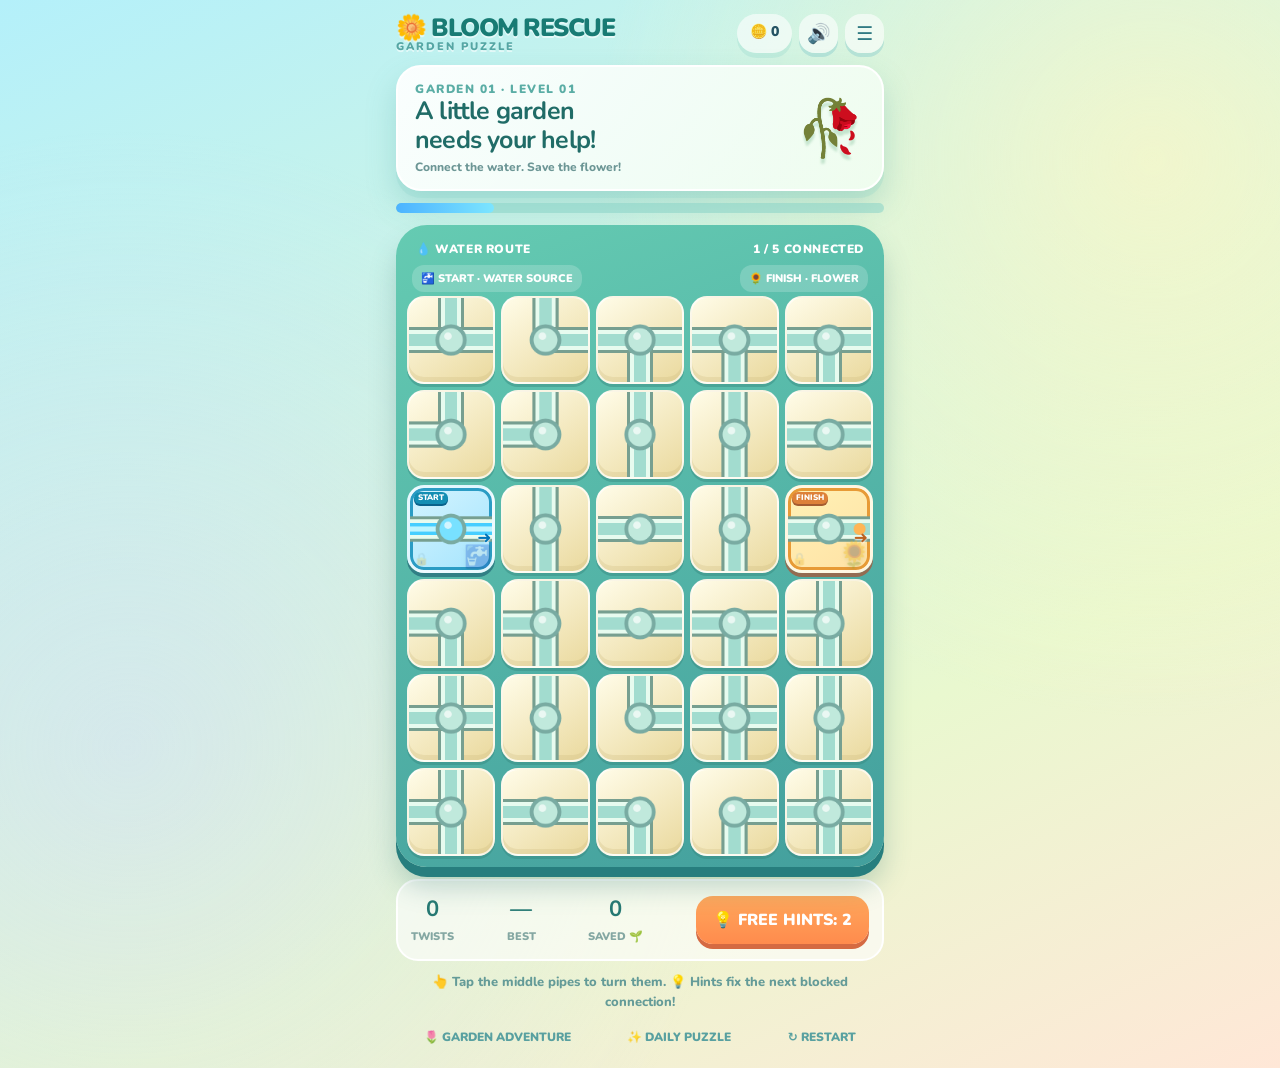
<file: index.html>
<!DOCTYPE html><html lang="en"><head><meta charset="UTF-8"><meta name="viewport" content="width=device-width, initial-scale=1, maximum-scale=1, user-scalable=no"><meta name="theme-color" content="#bdefff"><title>Bloom Rescue — Smart Hints v0.4</title><style>
@import url('https://fonts.googleapis.com/css2?family=Nunito:wght@600;700;800;900&display=swap');
:root{font-family:Nunito,system-ui,Arial,sans-serif;color:#245363;background:#dcf7f4}*{box-sizing:border-box}body{margin:0;min-height:100dvh;overflow-x:hidden;background:radial-gradient(ellipse at 15% 5%,#fff5cb,transparent 35%),linear-gradient(165deg,#c3f5ff 0%,#d9f7ea 55%,#fff0cf 100%)}button{font:inherit;cursor:pointer;-webkit-tap-highlight-color:transparent}#app{max-width:520px;min-height:100dvh;margin:auto;padding:14px 16px 23px;position:relative;display:flex;flex-direction:column;gap:12px}.top{display:flex;justify-content:space-between;align-items:center}.brand{font-size:27px;font-weight:900;letter-spacing:-1.5px;color:#187b74;line-height:1}.brand small{font-size:11px;display:block;letter-spacing:2px;color:#55a6a4}.pill{border-radius:40px;background:#fff9;box-shadow:0 5px 0 #76c8bc33;padding:8px 13px;font-size:14px;font-weight:900}.icons{display:flex;gap:7px}.round{width:39px;height:39px;border:0;background:#fff9;border-radius:16px;color:#317a83;box-shadow:0 4px 0 #83c7ca66;font-size:19px}.hero{display:flex;justify-content:space-between;align-items:center;background:#ffffffb8;border:2px solid #fff;border-radius:25px;padding:14px 17px;box-shadow:0 9px 0 #7ecdc233}.eyebrow{font-size:12px;font-weight:900;letter-spacing:1.5px;color:#5aada5}.hero h1{margin:0;font-size:25px;line-height:1.14;color:#206c67;letter-spacing:-.8px}.hero p{font-size:12px;color:#6c9695;margin:5px 0 0;font-weight:800}.mascot{font-size:55px;filter:drop-shadow(0 5px 1px #a9d5b899);animation:bob 2.7s infinite ease-in-out}@keyframes bob{50%{transform:translateY(-6px) rotate(5deg)}}.progress{height:10px;background:#8bd4c88f;border-radius:20px;overflow:hidden}.progress>div{height:100%;background:linear-gradient(90deg,#ffd56a,#ffa969);border-radius:inherit;transition:width .3s}.board-wrap{background:linear-gradient(160deg,#62c6b5,#74c1c1);border-radius:31px;padding:11px;box-shadow:0 11px 0 #268d89,0 18px 25px #488e8655;position:relative}.board-head{display:flex;justify-content:space-between;padding:5px 9px 10px;color:white;font-size:12px;font-weight:900;letter-spacing:.6px}.board{display:grid;grid-template-columns:repeat(5,1fr);gap:6px;touch-action:manipulation}.tile{position:relative;aspect-ratio:1;background:linear-gradient(145deg,#fff7d9,#efdfa9);border:2px solid #fff5;border-radius:17px;box-shadow:inset 0 -5px #c6b57a40,0 3px 0 #36877e70;transition:transform .12s,background .18s;overflow:hidden;padding:0}.tile:active{transform:scale(.94)}.tile canvas{width:100%;height:100%;display:block}.tile.wet{background:linear-gradient(150deg,#fffce4,#d0f1be)}.tile.target{background:linear-gradient(140deg,#ffe9d6,#ffd2ab)}.tile.hint{outline:4px solid #ffd862;outline-offset:-4px;animation:hintpulse .7s 3}@keyframes hintpulse{50%{filter:brightness(1.2)}}.decor{position:absolute;pointer-events:none;inset:0}.source,.destination{position:absolute;pointer-events:none;z-index:2;font-size:27px;filter:drop-shadow(0 3px 0 #265c6355)}.source{left:1px;transform:translate(-44%,-50%)}.destination{right:0;transform:translate(39%,-50%)}.bottompanel{background:#fff9;border:2px solid white;border-radius:22px;padding:13px;display:flex;justify-content:space-between;align-items:center;gap:8px}.stat{text-align:center}.stat strong{display:block;font-size:22px;color:#267973}.stat span{font-size:11px;font-weight:900;color:#84a7a2}.btn{border:0;border-radius:17px;padding:13px 17px;font-weight:900;color:white;background:linear-gradient(#ffa85c,#ff8b4d);box-shadow:0 5px 0 #d56a42;white-space:nowrap}.btn:active{transform:translateY(3px);box-shadow:0 2px 0 #d56a42}.how{font-weight:800;color:#649b98;text-align:center;font-size:13px;padding-bottom:5px}.footer{margin-top:auto;display:flex;justify-content:space-around;color:#58a0a0;font-weight:900;font-size:12px}.overlay{position:fixed;inset:0;background:#1b696a99;display:none;justify-content:center;align-items:center;padding:18px;z-index:30;backdrop-filter:blur(6px)}.overlay.show{display:flex}.modal{background:linear-gradient(160deg,#fffde9,#e3fff4);border:4px solid #fff;border-radius:32px;padding:28px 21px;text-align:center;max-width:380px;width:100%;box-shadow:0 14px 0 #1a716c88}.modal .emoji{font-size:66px;display:block}.modal h2{font-size:33px;line-height:1.1;color:#258e7d;margin:8px 0}.modal p{font-weight:800;color:#6b9892}.modal .btn{font-size:18px;width:100%;margin-top:14px}.modal .secondary{background:#fff;color:#428e8b;box-shadow:0 4px 0 #b4dad2}.stars{font-size:40px;letter-spacing:7px}.toast{position:fixed;z-index:40;bottom:28px;left:50%;transform:translateX(-50%);background:#2b938e;color:#fff;padding:12px 20px;border-radius:22px;font-size:14px;font-weight:900;pointer-events:none;opacity:0;transition:opacity .25s;white-space:nowrap}.toast.show{opacity:1}@media(max-width:370px){#app{padding:10px;gap:10px}.board{gap:4px}.tile{border-radius:12px}.hero h1{font-size:22px}.brand{font-size:23px}.board-wrap{padding:9px}}

/* Smart Hints v0.4 — clearer endpoints and premium affordances */
:root{--theme:#2c9289}body{background:radial-gradient(circle at 90% 15%,#fff7c4aa,transparent 38%),radial-gradient(circle at 10% 70%,#d0d8ff70,transparent 45%),linear-gradient(155deg,#b4f0fa,#e9f8cf 68%,#ffe7d7)}.brand{font-size:25px;text-shadow:0 2px #ffffff90}.hero{background:linear-gradient(130deg,#ffffffeb,#f3fff4c7);box-shadow:0 7px 0 #7ecdc233,0 15px 30px #3f9a9240}.board-wrap{background:linear-gradient(160deg,#65cbb2,#439f9d);box-shadow:0 10px 0 #277e7e,0 20px 27px #49878050}.tile{background:linear-gradient(145deg,#fffce8,#ead99e);border:2px solid #ffffffa8}.tile.endpoint-start{background:linear-gradient(140deg,#d4f4ff,#a4e4fd);box-shadow:inset 0 0 0 3px #2b9cc4,0 4px 0 #317f85}.tile.endpoint-finish{background:linear-gradient(140deg,#fff2b6,#ffe1a4);box-shadow:inset 0 0 0 3px #e79a36,0 4px 0 #946c51}.endpoint-label{position:absolute;z-index:3;top:4px;left:4px;max-width:calc(100% - 8px);padding:2px 4px;font-size:8px;font-weight:900;line-height:1;color:white;border-radius:7px;background:#138eb3;box-shadow:0 2px 0 #09628b;pointer-events:none}.endpoint-finish .endpoint-label{background:#dd8139;box-shadow:0 2px 0 #a45c30}.endpoint-art{position:absolute;z-index:3;font-size:26px;right:0;bottom:-2px;pointer-events:none;filter:drop-shadow(0 2px 2px #467f7366)}.endpoint-start .endpoint-art{font-size:22px;right:1px}.source,.destination{display:none}.board-head span{display:inline-flex;align-items:center}.route-legend{display:flex;gap:9px;justify-content:space-between;align-items:center;margin:-2px 5px 4px;color:#fff;font-size:11px;font-weight:900}.route-legend span{background:#ffffff30;padding:6px 9px;border-radius:12px}.how{line-height:1.5}.free-hints{color:#208a79;font-weight:900}.tile:focus-visible{outline:4px solid #fbf383;outline-offset:2px}@media(max-width:370px){.endpoint-label{font-size:7px;padding:2px 3px}.endpoint-art{font-size:21px}}
.tile:disabled{cursor:default;opacity:1;-webkit-text-fill-color:inherit}.tile:disabled:active{transform:none}.tile:disabled:after{content:"🔒";position:absolute;bottom:3px;left:4px;font-size:12px;opacity:.85;pointer-events:none}.tile.endpoint-start,.tile.endpoint-finish{border-width:3px}.tile.endpoint-start:before{content:"➜";z-index:4;position:absolute;right:1px;top:46%;font-size:17px;font-weight:900;color:#0075b9;pointer-events:none;text-shadow:0 1px 2px white}.tile.endpoint-finish:before{content:"➜";z-index:4;position:absolute;right:2px;top:46%;font-size:17px;font-weight:900;color:#bb6322;pointer-events:none;text-shadow:0 1px 2px white}.tile.hint{outline:5px solid #fff46c;outline-offset:-5px;animation:hintpulse .7s 3}.progress>div{background:linear-gradient(90deg,#4cb3ff,#7ce5ff)}.board-head{font-size:12px}
</style></head><body><main id="app"><header class="top"><div class="brand">🌼 BLOOM RESCUE<small>GARDEN PUZZLE</small></div><div class="icons"><div class="pill">🪙 <span id="coins">0</span></div><button class="round" id="sound" aria-label="Toggle sound">🔊</button><button class="round" id="settings" aria-label="About">☰</button></div></header><section class="hero"><div><div class="eyebrow" id="levelInfo">GARDEN 01 · LEVEL 01</div><h1 id="headline">A little flower<br>needs your help!</h1><p>Connect the water. Save the flower!</p></div><div class="mascot" id="mascot">🥀</div></section><div class="progress"><div id="progress" style="width:0%"></div></div><section class="board-wrap"><div class="board-head"><span>💧 WATER ROUTE</span><span id="status">CONNECT THE FLOW!</span></div><div class="route-legend"><span id="sourceLegend">💧 START — WATER</span><span id="finishLegend">🌻 FINISH — FLOWER</span></div><div class="board" id="board"></div><div class="source" id="source">🚰</div><div class="destination" id="destination">🌻</div></section><section class="bottompanel"><div class="stat"><strong id="moves">0</strong><span>TWISTS</span></div><div class="stat"><strong id="best">—</strong><span>BEST</span></div><div class="stat"><strong id="completed">0</strong><span>SAVED 🌱</span></div><button class="btn" id="hint">💡 FREE HINTS: 2</button></section><div class="how">👆 Tap the middle pipes to turn them. 💡 Hints fix the next blocked connection!</div><footer class="footer"><span>🌷 GARDEN ADVENTURE</span><span id="daily">✨ DAILY PUZZLE</span><span id="reset">↻ RESTART</span></footer></main><div id="overlay" class="overlay"><div class="modal" id="modal"></div></div><div id="toast" class="toast"></div><script>
'use strict';
// Bloom Rescue v0.4: deterministic path generation, fixed endpoints and topology-aware hints.
const ROWS=6,COLS=5,DX=[0,1,0,-1],DY=[-1,0,1,0],OPP=[2,3,0,1];
const $=id=>document.getElementById(id);
let level=1,coins=0,saved=0,moves=0,board=[],path=[],goalRow=2,sourceRow=2,
    wet=new Set(),audio=true,won=false,dailyMode=false,seedExtra=0,hintsUsed=0,
    routeReached=0,guideShown=false,assistCount=0;
const seasons=[
  {name:'Sunny Meadow',source:'🚰',goal:'🌻',start:'START',end:'FINISH'},
  {name:'Berry Grove',source:'🪣',goal:'🍓',start:'START',end:'FINISH'},
  {name:'Butterfly Park',source:'💧',goal:'🌷',start:'START',end:'FINISH'},
  {name:'Moonlight Garden',source:'⛲',goal:'🌸',start:'START',end:'FINISH'}
];
function theme(){return seasons[(Math.ceil(level/10)-1)%seasons.length]}
const old=(()=>{try{return JSON.parse(localStorage.getItem('bloom_rescue_v1')||'{}')}catch{return {}}})();
level=Math.max(1,Number(old.level)||1);coins=Number(old.coins)||0;saved=Number(old.saved)||0;audio=old.audio!==false;
function persist(){try{localStorage.setItem('bloom_rescue_v1',JSON.stringify({level,coins,saved,audio,...Object.fromEntries(Object.entries(old).filter(([k])=>k.startsWith('best')))}))}catch{}}
function rand(seed){let s=(seed>>>0)||1;return()=>((s=(Math.imul(1664525,s)+1013904223)>>>0)/4294967296)}
function key(r,c){return r*COLS+c}
function rc(k){return [Math.floor(k/COLS),k%COLS]}
function dir(a,b){let[ar,ac]=rc(a),[br,bc]=rc(b);return ar>br?0:ac<bc?1:ar<br?2:3}
function rotated(mask,steps){let m=mask;for(let i=0;i<steps;i++)m=((m<<1)&15)|(m>>3);return m}
function has(k,d){return Boolean(rotated(board[k].mask,board[k].rot)&(1<<d))}
function aligned(k){return rotated(board[k].mask,board[k].rot)===board[k].mask}
function isEndpoint(k){return k===key(sourceRow,0)||k===key(goalRow,COLS-1)}
function buildRoute(rng,start,end){
  const first=key(sourceRow,1),penultimate=key(goalRow,COLS-2);
  if(level===1&&!dailyMode)return [start,key(2,1),key(2,2),key(2,3),end];
  const minTotal=Math.min(12,6+Math.floor((level-2)/4));
  const maxTotal=Math.min(16,minTotal+3+Math.floor(level/12));
  const banned=new Set([start,end]);
  const seen=new Set([start,end,first]);
  let answer=null,expansions=0;
  function dfs(current,chain){
    if(current===penultimate){
      if(chain.length+2>=minTotal){answer=[start,...chain,end];return true}
      return false;
    }
    if(chain.length+2>=maxTotal||expansions++>20000)return false;
    const[r,c]=rc(current),[tr,tc]=rc(penultimate);
    const opts=[];
    for(let d=0;d<4;d++){
      const nr=r+DY[d],nc=c+DX[d],nk=key(nr,nc);
      if(nr<0||nr>=ROWS||nc<0||nc>=COLS||seen.has(nk)||banned.has(nk))continue;
      if(nk===penultimate&&chain.length+3<minTotal)continue;
      const remaining=Math.abs(nr-tr)+Math.abs(nc-tc);
      if(chain.length+1+remaining+2>maxTotal)continue;
      opts.push({nk,weight:rng()+remaining*.15+(d===1?-.06:0)});
    }
    opts.sort((a,b)=>a.weight-b.weight);
    for(const o of opts){seen.add(o.nk);chain.push(o.nk);if(dfs(o.nk,chain))return true;chain.pop();seen.delete(o.nk)}
    return false;
  }
  dfs(first,[first]);
  if(answer)return answer;
  // Guaranteed simple route: go right to column 3, then vertically to the finish row.
  const backup=[start,key(sourceRow,1),key(sourceRow,2),key(sourceRow,3)];
  if(sourceRow!==goalRow){const step=goalRow>sourceRow?1:-1;for(let r=sourceRow+step;r!==goalRow+step;r+=step)backup.push(key(r,3))}
  backup.push(end);
  return backup;
}
function generate(){
  const rng=rand(level*912367+seedExtra*17331);
  if(level===1&&!dailyMode){sourceRow=2;goalRow=2}
  else{sourceRow=1+Math.floor(rng()*4);goalRow=1+Math.floor(rng()*4)}
  const start=key(sourceRow,0),end=key(goalRow,COLS-1);
  path=buildRoute(rng,start,end);
  board=Array.from({length:ROWS*COLS},()=>({mask:0,rot:Math.floor(rng()*4)}));
  for(let i=0;i<path.length;i++){
    const k=path[i],prev=path[i-1],next=path[i+1];
    const dirs=i===0?[3,1]:i===path.length-1?[3,1]:[dir(k,prev),dir(k,next)];
    board[k].mask=dirs.reduce((m,d)=>m|(1<<d),0);
  }
  const fillers=[5,10,3,6,12,9,7,11,13,14,15];
  board.forEach(t=>{if(t.mask===0)t.mask=fillers[Math.floor(rng()*fillers.length)]});
  board[start].rot=0;board[end].rot=0;
  if(level===1&&!dailyMode){
    // Two blocked pipes, one already correctly aligned: a clean teaching sequence.
    board[path[1]].rot=1;board[path[2]].rot=2;board[path[3]].rot=3;
  }
  const interior=path.slice(1,-1);
  let blockers=interior.filter(k=>!aligned(k));
  for(const k of interior){if(blockers.length>=Math.min(2,interior.length))break;if(aligned(k)){board[k].rot=(board[k].rot+1)%4;blockers.push(k)}}
  moves=0;hintsUsed=0;assistCount=0;won=false;wet=new Set();routeReached=0;
  check();render();
}
function check(){
  const reachable=new Set(),queue=[];
  const src=key(sourceRow,0);
  if(has(src,3)){reachable.add(src);queue.push(src)}
  while(queue.length){
    const k=queue.shift(),[r,c]=rc(k);
    for(let d=0;d<4;d++){
      const nr=r+DY[d],nc=c+DX[d];
      if(nr<0||nr>=ROWS||nc<0||nc>=COLS||!has(k,d))continue;
      const v=key(nr,nc);
      if(!reachable.has(v)&&has(v,OPP[d])){reachable.add(v);queue.push(v)}
    }
  }
  wet=reachable;
  // A hint fixes a pipe's COMPLETE intended orientation. Only count route
  // tiles with correct inlet AND outlet, rather than tiles incidentally
  // reached via a side branch. That makes every hint advance this meter.
  routeReached=1;
  for(let i=1;i<path.length;i++){
    const prev=path[i-1],curr=path[i],d=dir(prev,curr);
    if(i<path.length-1&&!aligned(curr))break;
    if(!has(prev,d)||!has(curr,OPP[d]))break;
    routeReached++;
  }
  const finish=key(goalRow,COLS-1);
  const finished=reachable.has(finish)&&has(finish,1);
  $('progress').style.width=(finished?100:Math.round(routeReached/path.length*100))+'%';
  if(finished&&!won){won=true;onWin()}
}
function render(){
  const grid=$('board');grid.innerHTML='';
  board.forEach((tile,k)=>{
    const el=document.createElement('button'),isStart=k===key(sourceRow,0),isFinish=k===key(goalRow,COLS-1);
    el.className='tile'+(wet.has(k)?' wet':'')+(isFinish?' target endpoint-finish':'')+(isStart?' endpoint-start':'');
    el.setAttribute('aria-label',(isStart?'Fixed START water source':isFinish?'Fixed FINISH flower destination':'Rotate pipe')+' row '+(Math.floor(k/COLS)+1)+' column '+(k%COLS+1));
    if(isStart||isFinish){el.disabled=true;el.setAttribute('aria-disabled','true')}else{el.onclick=()=>turn(k)}
    const c=document.createElement('canvas');c.width=110;c.height=110;paint(c,tile,wet.has(k),k);el.appendChild(c);
    if(isStart||isFinish){
      const label=document.createElement('span');label.className='endpoint-label';label.textContent=isStart?'START':'FINISH';
      const art=document.createElement('span');art.className='endpoint-art';art.textContent=isStart?theme().source:theme().goal;
      el.appendChild(label);el.appendChild(art);
    }
    grid.appendChild(el);
  });
  $('levelInfo').textContent=dailyMode?'DAILY GARDEN CHALLENGE':'GARDEN '+String(Math.ceil(level/10)).padStart(2,'0')+' · LEVEL '+String(level).padStart(2,'0');
  $('mascot').textContent=won?theme().goal:'🥀';
  $('sourceLegend').textContent=theme().source+' START · WATER SOURCE';
  $('finishLegend').textContent=theme().goal+' FINISH · FLOWER';
  $('headline').innerHTML=won?'Your garden is<br>growing!':'A little garden<br>needs your help!';
  $('hint').textContent=hintsUsed<2?'💡 FREE HINTS: '+(2-hintsUsed):'💡 HINT · 25 🪙';
  $('moves').textContent=moves;$('coins').textContent=coins;$('completed').textContent=saved;
  $('best').textContent=(old['best'+level]??'—');$('sound').textContent=audio?'🔊':'🔇';
  $('status').textContent=won?'FLOWER RESCUED!':routeReached+' / '+path.length+' CONNECTED';
}
function paint(canvas,tile,isWet,k){
  const x=canvas.getContext('2d');x.clearRect(0,0,110,110);
  const m=rotated(tile.mask,tile.rot),cx=55,cy=55;
  const line=(a,b,width,color)=>{x.strokeStyle=color;x.lineWidth=width;x.lineCap='round';x.beginPath();x.moveTo(...a);x.lineTo(...b);x.stroke()};
  for(let d=0;d<4;d++)if(m&(1<<d)){
    const e=[cx+DX[d]*60,cy+DY[d]*60];
    line([cx,cy],e,34,'#779f90');line([cx,cy],e,26,'#e7fbef');
    line([cx,cy],e,16,isWet?'#46ceff':'#a2dccf');
    if(isWet)line([cx,cy],e,7,'#bcf5ff');
  }
  x.beginPath();x.arc(cx,cy,18,0,Math.PI*2);x.fillStyle=isWet?'#78e1ff':'#c0e9dc';x.fill();
  x.lineWidth=5;x.strokeStyle='#79aba2';x.stroke();x.beginPath();x.arc(cx-4,cy-5,5,0,Math.PI*2);x.fillStyle='#ffffffaa';x.fill();
  if(k===key(goalRow,4)){x.fillStyle='#ffb555';x.beginPath();x.arc(96,55,8,0,Math.PI*2);x.fill()}
}
let ac;
function chirp(freq=600){if(!audio)return;try{ac=ac||new(window.AudioContext||window.webkitAudioContext)();const osc=ac.createOscillator(),gain=ac.createGain();osc.type='sine';osc.frequency.setValueAtTime(freq,ac.currentTime);osc.frequency.exponentialRampToValueAtTime(freq*1.35,ac.currentTime+.1);gain.gain.setValueAtTime(.042,ac.currentTime);gain.gain.exponentialRampToValueAtTime(.001,ac.currentTime+.17);osc.connect(gain);gain.connect(ac.destination);osc.start();osc.stop(ac.currentTime+.18)}catch{}}
function turn(k){if(won||isEndpoint(k))return;board[k].rot=(board[k].rot+1)%4;moves++;chirp(430+(k%5)*40);check();render()}
function toast(msg){$('toast').textContent=msg;$('toast').classList.add('show');clearTimeout(toast.t);toast.t=setTimeout(()=>$('toast').classList.remove('show'),2200)}
function modal(html){$('modal').innerHTML=html;$('overlay').classList.add('show')}
function closeModal(){$('overlay').classList.remove('show')}
function onWin(){
  const turnScore=moves<=path.length?3:moves<=path.length*2?2:1;
  const score=Math.max(1,turnScore-Math.min(2,assistCount)),reward=10+score*5;
  const effectiveTurns=moves+assistCount*2;
  coins+=reward;saved++;old['best'+level]=Math.min(Number(old['best'+level])||9999,effectiveTurns);persist();chirp(740);
  setTimeout(()=>{
    render();modal(`<span class="emoji">${theme().goal}</span><div class="eyebrow">SPLASH-TACULAR!</div><h2>Flower saved!</h2><div class="stars">${'⭐'.repeat(score)}${'☆'.repeat(3-score)}</div><p>+${reward} 🪙 garden coins<br>${moves} twists · ${assistCount} assists · ${path.length} path tiles</p><button class="btn" id="next">NEXT GARDEN ➜</button><button class="btn secondary" id="again">REPLAY LEVEL</button>`);
    $('next').onclick=()=>{closeModal();if(dailyMode){dailyMode=false;seedExtra=0}else level++;generate();persist()};
    $('again').onclick=()=>{closeModal();generate()};
  },650);
}
function useHint(){
  if(won)return;
  // A pipe's numeric rotation is NOT its actual orientation. Straight pipes
  // rotated 180 degrees look and behave identically; never waste a hint there.
  // Fix the first truly misaligned pipe on the guaranteed START-to-FINISH route.
  const target=path.find((k,i)=>i>0&&i<path.length-1&&!aligned(k));
  if(target===undefined){toast('All route pipes are aligned! Follow the flowing water.');return}
  if(hintsUsed>=2&&coins<25){toast('Two free hints per puzzle! Earn coins for more 🌼');return}
  if(hintsUsed>=2)coins-=25;else hintsUsed++;
  assistCount++;
  const before=routeReached;
  // Reset to the pipe's proven route orientation, not merely the next spin.
  board[target].rot=0;
  chirp(880);check();render();
  const tile=$('board').children[target];if(tile)tile.classList.add('hint');
  toast(routeReached>before?'Water reached the next pipe! 💧':'That pipe now connects the correct route! 💧');
  persist();
}
$('hint').onclick=useHint;
$('sound').onclick=()=>{audio=!audio;persist();render()};
$('reset').onclick=()=>{generate();toast('Puzzle restarted — two free hints restored!')};
$('daily').onclick=()=>{dailyMode=true;const date=new Date();seedExtra=+(date.getUTCFullYear()+String(date.getUTCMonth()+1).padStart(2,'0')+String(date.getUTCDate()).padStart(2,'0'));generate();toast('Today’s shared-seed challenge ✨')};
$('settings').onclick=()=>modal('<span class="emoji">🌿</span><h2>Bloom Rescue</h2><p>Connect the locked water source to the locked flower. Only the middle pipes rotate.<br><br>Version 0.4 — Smart Hints. Two free hints per puzzle automatically fix the next broken route connection. Extra hints cost 25 coins.<br><br>Your progress stays in this browser. Online leaderboards, ads and purchases are not yet active.</p><button class="btn" id="okay">BACK TO GARDEN</button>');
$('modal').addEventListener('click',e=>{if(e.target.id==='okay')closeModal()});
window.addEventListener('resize',()=>requestAnimationFrame(render));
// Diagnostics permit automated verification without exposing puzzle answers in UI.
window.__bloomTest={snapshot:()=>({level,sourceRow,goalRow,path:[...path],board:board.map(t=>({...t})),wet:[...wet],routeReached,won,hintsUsed,moves,assistCount}),
 setLevel:(n)=>{level=n;dailyMode=false;seedExtra=0;generate()},useHint,turn};
generate();
</script></body></html>
</file>
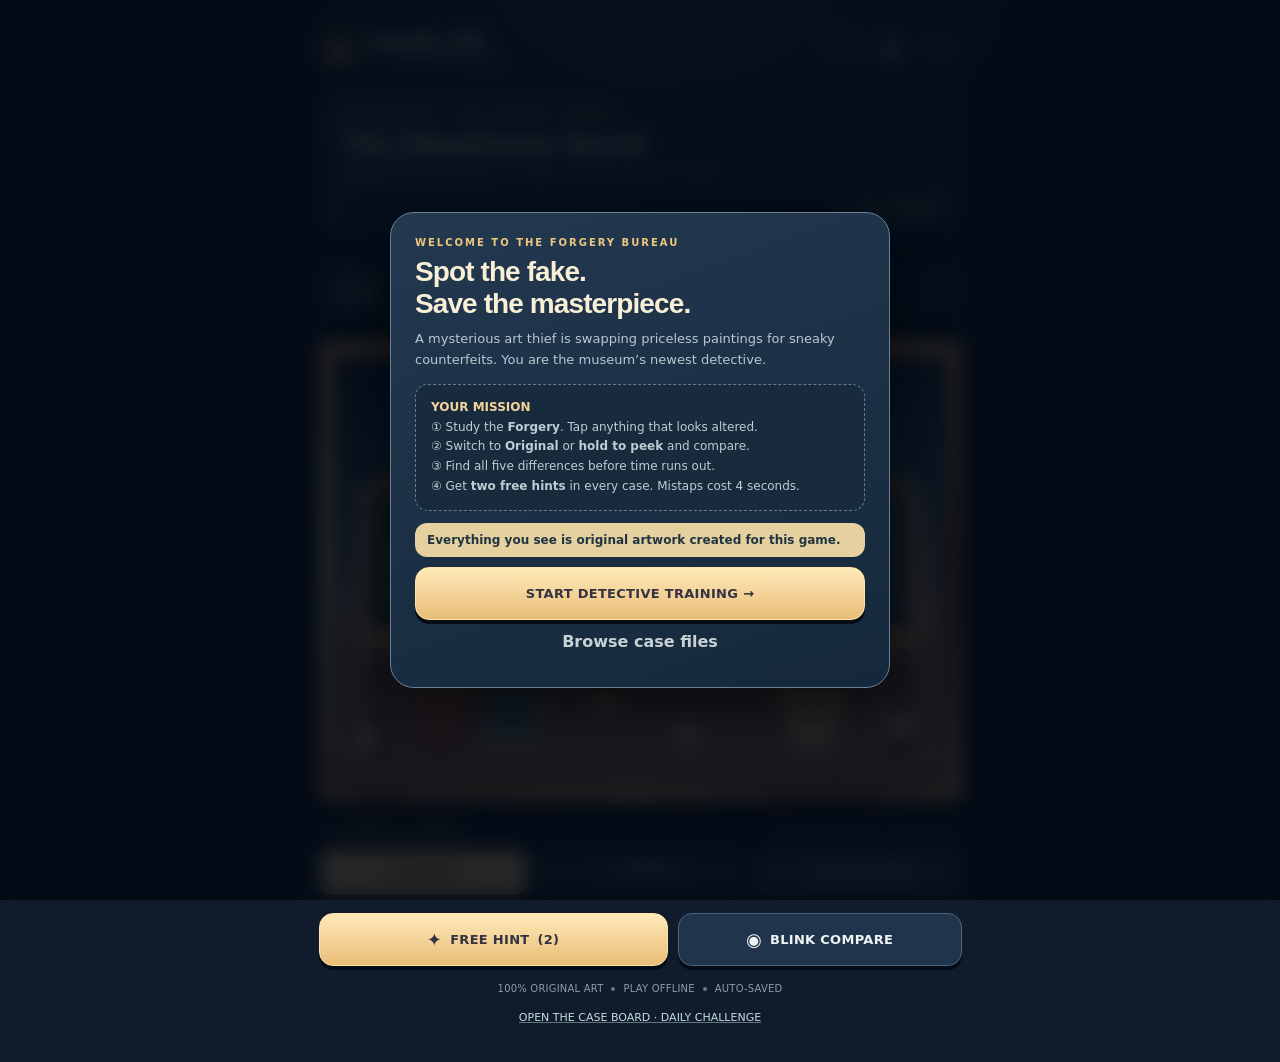
<file: frame-job/index.html>
<!doctype html>
<html lang="en">
<head>
  <meta charset="utf-8">
  <meta name="viewport" content="width=device-width,initial-scale=1,viewport-fit=cover,maximum-scale=1,user-scalable=no">
  <meta name="theme-color" content="#101b2b">
  <meta name="apple-mobile-web-app-capable" content="yes">
  <meta name="apple-mobile-web-app-status-bar-style" content="black-translucent">
  
  <meta name="description" content="FRAME JOB: An original illustrated spot-the-forgery detective game. Find the altered clues and crack the case.">
  <title>FRAME JOB — Forgery Detective</title>
  <style>
    :root{--ink:#101b2b;--navy:#111e30;--navy2:#1a2b40;--line:#36465b;--cream:#f9efd7;--muted:#aebac6;--gold:#edc77f;--gold2:#ffe4ad;--mint:#73e2bb;--rose:#f6a2a3;--shadow:#060d17}
    *{box-sizing:border-box}html{background:var(--ink)}body{margin:0;background:radial-gradient(ellipse 460px 490px at 52% -140px,#38506c 0%,transparent 90%),#101b2b;min-height:100svh;font-family:'DM Sans',system-ui,-apple-system,sans-serif;color:var(--cream);-webkit-font-smoothing:antialiased;overflow-x:hidden}button{font:inherit;cursor:pointer;-webkit-tap-highlight-color:transparent;user-select:none}button:focus-visible{outline:3px solid var(--mint);outline-offset:3px}button:disabled{opacity:.42;cursor:default}svg{display:block}
    #app{width:min(100%,675px);min-height:100svh;margin:0 auto;padding:calc(env(safe-area-inset-top) + 17px) 16px calc(env(safe-area-inset-bottom) + 32px);position:relative}
    .mast{display:flex;justify-content:space-between;align-items:center;gap:12px;margin-bottom:16px}.brand{display:flex;align-items:center;gap:9px;min-width:0}.brand-mark{width:40px;height:40px;display:grid;place-items:center;border:2px solid var(--gold);border-radius:12px;color:var(--gold);font-size:25px;transform:rotate(-5deg);box-shadow:inset 0 0 0 3px #bfa16c33}.brand-text strong{font-family:'Space Grotesk',sans-serif;font-size:22px;letter-spacing:-1.5px;line-height:1;display:block}.brand-text small{font-size:8px;letter-spacing:2px;color:var(--muted);font-weight:800;display:block;margin-top:4px}.mast-actions{display:flex;gap:7px}.icon-btn{background:#253448;border:1px solid #52627a;border-radius:12px;color:#f6e9c8;min-width:42px;height:42px;display:grid;place-items:center;font-size:19px;box-shadow:0 3px 0 #050c16}.icon-btn:active,.btn:active,.pill-btn:active{transform:translateY(2px);box-shadow:none}
    .brief{position:relative;background:linear-gradient(125deg,#243b50,#17293d 70%);border:1px solid #405972;border-radius:22px;padding:19px 20px 17px;box-shadow:0 9px 20px #03081250;overflow:hidden}.brief:before{content:'';position:absolute;right:-12px;top:-32px;width:144px;height:144px;border:2px solid #f3cb7830;border-radius:50%;box-shadow:0 0 0 17px #f3cb780c,0 0 0 37px #f3cb7806;pointer-events:none}.overline{color:var(--gold);letter-spacing:2px;font-size:10px;font-weight:800}.brief h1{position:relative;font-family:'Space Grotesk',sans-serif;letter-spacing:-.8px;line-height:1.13;font-size:clamp(22px,5vw,29px);margin:8px 0 7px;font-weight:700;max-width:83%}.brief p{color:#b9c8d0;font-size:12px;margin:0;line-height:1.45;max-width:90%}.brief-bottom{display:flex;align-items:center;gap:11px;margin-top:16px}.track{flex:1;height:7px;background:#0d1b2b;border-radius:6px;overflow:hidden;border:1px solid #465b64}.track>div{height:100%;width:0;background:linear-gradient(90deg,#e7ad66,#f3d997);border-radius:6px;transition:width .3s}.count{font-size:12px;font-weight:800;color:var(--gold2);font-variant-numeric:tabular-nums}
    .stats{display:grid;grid-template-columns:repeat(3,1fr);gap:9px;margin:14px 0}.stat{background:#192a3d;border:1px solid #34465b;border-radius:14px;padding:11px 12px;min-height:68px}.stat label{font-size:9px;color:#a7b7c5;letter-spacing:1.25px;display:block;font-weight:800;margin-bottom:6px}.stat b{font:700 19px 'Space Grotesk',sans-serif;white-space:nowrap;font-variant-numeric:tabular-nums}.stat b small{font-size:10px;color:#acb9c4}.timer-low b{color:var(--rose)}
    .painting-area{padding:9px;background:linear-gradient(120deg,#d8aa63,#fff0bc 14%,#a96d39 35%,#f5ca77 64%,#86532f 86%,#f1c77e);border:2px solid #a86f38;box-shadow:inset 0 0 0 2px #ffe8ad70,0 10px 0 #050b13,0 18px 22px #0007;border-radius:5px;position:relative}.paint-inner{border:5px solid #67452c;box-shadow:inset 0 0 0 2px #d6b575,0 0 0 1px #5c3926;background:#1c3043}.painting{position:relative;width:100%;aspect-ratio:600/420;overflow:hidden;background:#223948;cursor:crosshair;touch-action:manipulation}.painting .art-layer{position:absolute;inset:0}.painting .art-layer svg,.mark-layer{height:100%;width:100%;display:block}.painting .original{opacity:0;transition:opacity .12s;pointer-events:none}.painting.view-original .original{opacity:1}.painting .mark-layer{position:absolute;inset:0;pointer-events:none;overflow:visible}.painting.view-original .mark-layer{opacity:0}.paint-cap{display:flex;justify-content:space-between;gap:12px;align-items:center;margin:15px 3px 12px}.canvas-label{font-size:11px;font-weight:800;letter-spacing:1.3px;color:var(--gold2)}.canvas-label:before{content:'●';color:var(--rose);font-size:9px;margin-right:8px}.painting.view-original~.paint-cap .canvas-label:before{color:var(--mint)}.caption-note{font-size:10px;color:#a5b4c3}.compare{display:grid;grid-template-columns:1fr 1fr 1fr;gap:8px}.pill-btn{border:1px solid #536579;border-radius:12px;background:#22354a;color:#e2e6e8;padding:12px 8px;font-weight:800;font-size:11px;letter-spacing:.2px;box-shadow:0 3px 0 #070e19;min-height:45px}.pill-btn.active{background:#f1cf90;border-color:#ffe3ac;color:#2c2930}.pill-btn.soft{background:#31435a}.pill-btn b{font-size:13px}
    .bottom-row{margin-top:14px;display:grid;grid-template-columns:1.23fr 1fr;gap:10px}.btn{min-height:53px;border-radius:14px;border:1px solid #8b6c40;font-size:13px;letter-spacing:.3px;font-weight:800;box-shadow:0 4px 0 #050c16;display:flex;align-items:center;justify-content:center;gap:8px;padding:10px}.btn-primary{background:linear-gradient(180deg,#ffe9b9,#e9bd77);color:#353343;border-color:#ffe2a8}.btn-outline{background:#20354b;color:#eff3f4;border-color:#49627b}.btn .icon{font-size:18px}.below{display:flex;justify-content:center;gap:8px;align-items:center;color:#8e9cad;font-size:10px;letter-spacing:.2px;margin-top:17px;text-align:center}.below .dot{width:4px;height:4px;background:#657a90;border-radius:50%}.gallery-link{background:transparent;border:0;color:#c7dbdc;text-decoration:underline;text-decoration-color:#5a7881;font-size:11px;margin-top:11px;padding:6px}.toast{position:fixed;top:calc(env(safe-area-inset-top) + 76px);left:50%;transform:translate(-50%,-30px);max-width:min(92vw,440px);width:max-content;background:#f6ddb0;color:#152c36;padding:11px 18px;box-shadow:0 8px 25px #0006;border:2px solid #fff0d2;border-radius:16px;font-weight:800;font-size:12px;z-index:60;opacity:0;pointer-events:none;transition:transform .2s,opacity .2s;text-align:center}.toast.visible{opacity:1;transform:translate(-50%,0)}
    .modal-back{position:fixed;z-index:70;inset:0;background:#020913d9;display:flex;align-items:center;justify-content:center;padding:18px;backdrop-filter:blur(9px)}.modal{background:linear-gradient(160deg,#233950,#15283b);border:1px solid #698096;box-shadow:0 20px 50px #0009;border-radius:24px;width:min(100%,500px);max-height:min(90svh,790px);overflow:auto;padding:24px;position:relative}.modal h2{font:700 28px 'Space Grotesk',sans-serif;margin:8px 0;letter-spacing:-.9px}.modal p{font-size:13px;color:#b9c8d0;line-height:1.56;margin:9px 0 14px}.modal .primary-full{width:100%;margin-top:10px}.modal .second{display:block;background:transparent;color:#c7d2d5;font-weight:800;text-align:center;border:0;width:100%;padding:12px}.close{position:absolute;top:12px;right:12px;color:#f8ead0;border:0;background:#31485d;border-radius:11px;font-size:20px;height:35px;width:35px;display:grid;place-items:center}.badge-line{display:flex;gap:10px;flex-wrap:wrap;margin:18px 0}.mini-badge{border-radius:11px;background:#2b4358;border:1px solid #4f6a78;color:#f8e2b9;padding:9px 12px;font-size:11px;font-weight:800}.proof{font-size:60px;text-align:center;margin:8px auto 0;line-height:1.4;filter:drop-shadow(0 5px 5px #0004)}.stars{font-size:37px;letter-spacing:6px;color:#f9d488;text-align:center;margin:2px 0 8px}.summary-grid{display:grid;grid-template-columns:repeat(3,1fr);gap:7px;margin:16px 0}.summary-grid div{text-align:center;background:#132437;border-radius:12px;padding:11px 4px}.summary-grid strong{font:700 22px 'Space Grotesk';display:block;color:#ffe2ac}.summary-grid small{display:block;font-size:9px;color:#aabac6;letter-spacing:.5px}.case-list{display:grid;grid-template-columns:1fr 1fr;gap:8px;margin-top:15px}.case-card{background:#20354a;border:1px solid #3b566c;color:#f0e8d6;border-radius:14px;text-align:left;padding:12px;position:relative;min-height:107px}.case-card.selected{border-color:#edc77f}.case-card:disabled{opacity:.37}.case-card .num{font-size:10px;color:#e6c891;letter-spacing:1px;font-weight:800}.case-card strong{display:block;font-size:14px;margin:6px 0}.case-card .case-stars{font-size:16px;color:var(--gold)}.instructions{padding:13px 15px;border:1px dashed #687e87;border-radius:13px;background:#172b3d;font-size:12px;color:#c0ccd3;line-height:1.65}.rule-bubble{background:#e5d0a0;color:#213441;padding:10px 12px;border-radius:12px;font-size:12px;font-weight:800;margin-top:12px}.challenge{margin-top:12px;border-radius:14px;background:#253e50;border:1px solid #628178;padding:12px 14px;display:flex;justify-content:space-between;gap:12px;align-items:center}.challenge b{font-size:13px}.challenge small{font-size:11px;color:#aebcc8}.challenge button{background:#f4d299;color:#26313a;border:0;border-radius:10px;padding:10px 13px;font-weight:800;white-space:nowrap}.level-bubble{position:absolute;right:16px;top:16px;font-size:30px;opacity:.55;transform:rotate(-10deg)}.quiet{opacity:.8}.wrong{animation:shake .25s ease}@keyframes shake{20%{transform:translateX(-2px)}45%{transform:translateX(3px)}70%{transform:translateX(-2px)}}.pulse{animation:ring 1.3s ease-in-out infinite;transform-origin:center;transform-box:fill-box}@keyframes ring{50%{opacity:.28;transform:scale(1.38)}}.found-ring{stroke-dasharray:4 6;animation:spin 10s linear infinite;transform-origin:center;transform-box:fill-box}@keyframes spin{to{transform:rotate(360deg)}}.confetti{pointer-events:none;position:fixed;z-index:88;top:-5vh;width:7px;height:13px;animation:fall 1.7s ease-in forwards}@keyframes fall{to{transform:translateY(108vh) rotate(720deg);opacity:0}}.spot-pop{animation:spotpop .25s ease-out}@keyframes spotpop{from{transform:scale(.4);opacity:0}to{transform:scale(1);opacity:1}}
    @media(min-width:700px){#app{padding-top:28px}.painting-area{padding:13px}.paint-cap{margin-top:22px}.brief{padding:22px}.stats{margin:17px 0}.bottom-row{margin-top:19px}}
    @media(max-width:360px){#app{padding-left:10px;padding-right:10px}.brand-text strong{font-size:19px}.brief{padding:15px}.painting-area{padding:6px}.pill-btn{font-size:10px;padding:9px 4px}.brief h1{font-size:23px}.caption-note{font-size:9px}}
    @media(prefers-reduced-motion:reduce){*,*:before,*:after{animation-duration:.01ms!important;transition-duration:.01ms!important}}
  </style>
</head>
<body>
  <div id="app">
    <header class="mast">
      <div class="brand"><div class="brand-mark" aria-hidden="true">▣</div><div class="brand-text"><strong>FRAME JOB</strong><small>THE FORGERY BUREAU</small></div></div>
      <div class="mast-actions"><button class="icon-btn" id="soundBtn" aria-label="Toggle sound" title="Sound">♪</button><button class="icon-btn" id="casesBtn" aria-label="Case files" title="Case files">▦</button><button class="icon-btn" id="helpBtn" aria-label="How to play" title="How to play">?</button></div>
    </header>
    <section class="brief" aria-live="polite">
      <div class="overline" id="caseOverline">CASE FILE 01 · THE FORGERY BUREAU</div>
      <h1 id="caseTitle">The Glasshouse Secret</h1><p id="caseDesc">The museum has two copies. Only one tells the truth.</p>
      <div class="brief-bottom"><div class="track" aria-label="Clue progress"><div id="progressBar"></div></div><span class="count" id="progressText">0 / 5 CLUES</span></div>
    </section>
    <section class="stats"><div class="stat" id="clockBox"><label>TIME LEFT</label><b id="timer">02:00</b></div><div class="stat"><label>CASE SCORE</label><b id="score">0</b></div><div class="stat"><label>HINTS LEFT</label><b id="hints">2 <small>FREE</small></b></div></section>
    <div class="painting-area"><div class="paint-inner"><div class="painting" id="painting" aria-label="Forgery painting: tap altered details"><div class="art-layer suspect" id="suspect"></div><div class="art-layer original" id="original"></div><svg class="mark-layer" id="marks" viewBox="0 0 600 420" aria-hidden="true"></svg></div></div></div>
    <div class="paint-cap"><span class="canvas-label" id="canvasLabel">SUSPECT CANVAS</span><span class="caption-note" id="canvasNote">Tap suspicious details to tag evidence</span></div>
    <div class="compare"><button id="fakeBtn" class="pill-btn active">◆ FORGERY</button><button id="originalBtn" class="pill-btn">◇ ORIGINAL</button><button id="holdBtn" class="pill-btn soft">◎ HOLD TO PEEK</button></div>
    <div class="bottom-row"><button class="btn btn-primary" id="hintBtn"><span class="icon">✦</span> FREE HINT <span id="hintCount">(2)</span></button><button class="btn btn-outline" id="blinkBtn"><span class="icon">◉</span> BLINK COMPARE</button></div>
    <div class="below"><span>100% ORIGINAL ART</span><span class="dot"></span><span>PLAY OFFLINE</span><span class="dot"></span><span>AUTO-SAVED</span></div>
    <div style="text-align:center"><button class="gallery-link" id="galleryLink">OPEN THE CASE BOARD · DAILY CHALLENGE</button></div>
  </div>
  <div class="toast" id="toast" role="status"></div><div id="modalHost"></div>
  <script>
/* FRAME JOB — all scenes are original code-drawn vector illustrations.
   Each flagged detail has a matching authored evidence hotspot. */
'use strict';
const A={
 rect:(x,y,w,h,fill,rx=0,stroke='none',sw=1)=>`<rect x="${x}" y="${y}" width="${w}" height="${h}" rx="${rx}" fill="${fill}" stroke="${stroke}" stroke-width="${sw}"/>`,
 circle:(x,y,r,fill,stroke='none',sw=1)=>`<circle cx="${x}" cy="${y}" r="${r}" fill="${fill}" stroke="${stroke}" stroke-width="${sw}"/>`,
 ellipse:(x,y,rx,ry,fill,stroke='none',sw=1)=>`<ellipse cx="${x}" cy="${y}" rx="${rx}" ry="${ry}" fill="${fill}" stroke="${stroke}" stroke-width="${sw}"/>`,
 path:(d,fill='none',stroke='none',sw=1)=>`<path d="${d}" fill="${fill}" stroke="${stroke}" stroke-width="${sw}" stroke-linejoin="round" stroke-linecap="round"/>`,
 line:(x1,y1,x2,y2,stroke,sw=2)=>`<path d="M${x1} ${y1}L${x2} ${y2}" stroke="${stroke}" stroke-width="${sw}" stroke-linecap="round"/>`,
 text:(x,y,t,sz,fill,weight=700)=>`<text x="${x}" y="${y}" text-anchor="middle" font-family="Georgia,serif" font-weight="${weight}" font-size="${sz}" fill="${fill}">${t}</text>`,
 star:(x,y,r,fill,n=5)=>{let p=[];for(let i=0;i<n*2;i++){let a=i*Math.PI/n-Math.PI/2,rr=i%2?r*.42:r;p.push(`${(x+Math.cos(a)*rr).toFixed(1)},${(y+Math.sin(a)*rr).toFixed(1)}`)}return `<polygon points="${p.join(' ')}" fill="${fill}"/>`},
 leaves:(x,y,col)=>`<g fill="${col}"><ellipse cx="${x-9}" cy="${y-9}" rx="15" ry="7" transform="rotate(-38 ${x-9} ${y-9})"/><ellipse cx="${x+11}" cy="${y-21}" rx="17" ry="8" transform="rotate(38 ${x+11} ${y-21})"/></g>`,
 flower:(x,y,col='#f5a4a2',radius=14,n=5)=>{let p='';for(let i=0;i<n;i++){let a=(Math.PI*2*i/n)-Math.PI/2;p+=A.ellipse(x+Math.cos(a)*radius*.84,y+Math.sin(a)*radius*.84,radius*.62,radius*.62,col)}return p+A.circle(x,y,radius*.45,'#f5d576')},
 waves:(y,col='#f5d398',count=6)=>Array.from({length:count},(_,i)=>A.path(`M${-25+i*120} ${y+(i%2)*8}q25 -9 52 0t52 0`,'none',col,2)).join('')
};
const svg=(content,theme='night')=>`<svg xmlns="http://www.w3.org/2000/svg" viewBox="0 0 600 420" width="600" height="420" role="img" aria-label="Original illustrated painting" preserveAspectRatio="xMidYMid meet"><defs>
 <linearGradient id="nightsky" x2=".1" y2="1"><stop stop-color="#172843"/><stop offset=".56" stop-color="#42637a"/><stop offset="1" stop-color="#d49887"/></linearGradient>
 <linearGradient id="seasky" x2="0" y2="1"><stop stop-color="#172f57"/><stop offset=".58" stop-color="#a46480"/><stop offset="1" stop-color="#f6bd86"/></linearGradient>
 <linearGradient id="sea" x2="0" y2="1"><stop stop-color="#2c6f83"/><stop offset="1" stop-color="#173b60"/></linearGradient>
 <linearGradient id="glass" x2=".2" y2="1"><stop stop-color="#60b7c6"/><stop offset="1" stop-color="#1d5b6a"/></linearGradient>
 <linearGradient id="copper" x2="0" y2="1"><stop stop-color="#f9c77c"/><stop offset="1" stop-color="#ad5d49"/></linearGradient>
 <linearGradient id="violet" x2="0" y2="1"><stop stop-color="#4b538d"/><stop offset="1" stop-color="#bd7190"/></linearGradient>
 <linearGradient id="leaf" x2="0" y2="1"><stop stop-color="#93c696"/><stop offset="1" stop-color="#315d5d"/></linearGradient>
 <pattern id="grain" width="28" height="28" patternUnits="userSpaceOnUse"><circle cx="5" cy="7" r=".8" fill="#ffe6b2" opacity=".17"/><circle cx="21" cy="22" r="1" fill="#142039" opacity=".25"/><circle cx="27" cy="5" r=".65" fill="#e8e3d2" opacity=".3"/></pattern>
 </defs><g stroke-linejoin="round" stroke-linecap="round">${content}</g>${A.rect(0,0,600,420,'url(#grain)')}</svg>`;

const greenhouse=(fake)=>{
 let s=A.rect(0,0,600,420,'#254653')+A.rect(0,0,600,305,'url(#nightsky)');
 // Architectural stained-glass greenhouse roof
 s+=A.path('M25 262V131L298 18L573 131V262','#263f4c','#e2ae70',11)+A.path('M40 248V141L299 31L559 141V248','#315f68','#a9855c',5);
 s+=A.path('M61 230V155L297 57L538 155V230','#305867','#b49769',3);
 s+=A.line(300,34,300,269,'#d8ab72',9)+A.line(52,199,545,199,'#d7a773',8)+A.line(102,124,102,257,'#c39b68',5)+A.line(496,124,496,257,'#c39b68',5)+A.line(195,87,195,252,'#c29b64',5)+A.line(400,88,400,251,'#c39b68',5);
 s+=A.circle(508,81,35,'#f6dfaa');if(fake){s+=A.circle(520,71,30,'#3b5970')}else{s+=A.circle(498,73,3,'#ceb97e')+A.circle(519,91,4,'#ceb97e')}
 for(const [x,y,r] of [[130,64,2],[172,96,3],[368,61,2],[455,119,2],[84,180,2],[532,180,2]])s+=A.star(x,y,r,'#efdfb4',4);
 // Window round seal
 s+=A.circle(298,145,34,'#163e4d','#e7bc7a',6)+A.circle(298,145,26,'#71b9ab','#d5c48b',2);
 for(let i=0;i<8;i++){let a=i*Math.PI/4;s+=A.line(298+Math.sin(a)*6,145+Math.cos(a)*6,298+Math.sin(a)*23,145+Math.cos(a)*23,'#d6e5b2',3)}
 s+=A.circle(298,145,9,fake?'#eaa1a9':'#e5ca67','#f5edc9',2);
 // flooring and planters
 s+=A.rect(0,263,600,157,'#bb8e69')+A.path('M0 278Q290 252 600 285V420H0Z','#97765f');
 for(let y of [302,347,390])s+=A.line(0,y,600,y,'#dfba86',2);
 s+=A.rect(20,273,558,15,'#e1b778',4)+A.rect(34,287,16,113,'#754d42')+A.rect(550,287,16,113,'#754d42');
 // tall left plants
 s+=A.line(98,319,92,181,'#355c47',7)+A.line(98,278,68,236,'#355c47',5)+A.line(98,261,131,209,'#355c47',5);
 for(let [x,y] of [[87,223],[111,203],[67,237],[127,231],[89,190],[105,259]])s+=A.ellipse(x,y,21,10,'#5e957b','#2b5961',2);
 s+=A.path('M61 326L139 326L126 390L75 390Z','#bb684f','#513f40',4)+A.ellipse(100,326,39,9,'#e5a474');
 // main featured flower
 s+=A.line(169,329,169,241,'#315e49',6)+A.leaves(168,304,'#619b6d');s+=A.flower(170,252,fake?'#e9db74':'#f5a1a8',18,6);
 s+=A.path('M142 331L201 331L191 376L151 376Z','#557e82','#d9c293',4)+A.ellipse(171,331,30,8,'#83a49a');
 // butterfly on right middle
 if(fake){s+=A.ellipse(393,191,12,8,'#f3bd8c')+A.line(391,188,399,193,'#e9d0b0',2)}else{
 s+=A.ellipse(384,181,19,12,'#efb7a2','#593f61',2)+A.ellipse(414,181,19,12,'#edb48e','#593f61',2)+A.ellipse(388,203,13,10,'#d98a85','#593f61',2)+A.ellipse(410,203,13,10,'#db8f80','#593f61',2)+A.line(399,173,399,210,'#352e51',5)+A.line(397,175,389,165,'#352e51',2)+A.line(401,175,408,164,'#352e51',2)
 }
 // right leafy plants with altered planter
 s+=A.line(470,330,458,208,'#467658',7)+A.line(469,272,497,229,'#467658',5);
 for(let [x,y] of [[453,210],[472,237],[497,229],[443,255],[481,196],[491,262]])s+=A.ellipse(x,y,21,10,'#8aae75','#426255',2);
 s+=A.path('M434 326L509 326L494 387L448 387Z','#e2ba82','#7c624e',4)+A.ellipse(471,326,38,9,'#f3d4a2');
 if(!fake){s+=A.path('M447 347Q471 361 499 345','none','#ae6c62',6)+A.path('M452 365Q475 377 495 362','none','#ae6c62',5)}else{s+=A.path('M447 348Q472 357 500 346','none','#e2ba82',4)}
 for(const [x,y] of [[28,376],[264,340],[346,372],[559,364]])s+=A.flower(x,y,'#efcd9b',8,5);
 return svg(s);
};

const harbor=(fake)=>{
 let s=A.rect(0,0,600,420,'url(#seasky)');
 s+=A.circle(85,84,36,'#ffd1a4')+A.ellipse(92,99,90,12,'#ffc09a');
 for(let [x,y,w] of [[18,107,63],[338,90,59],[408,65,80]]){s+=A.ellipse(x+w,y,47,13,'#d3a2aa')+A.ellipse(x+w+38,y+4,36,10,'#d3a2aa')}
 s+=A.path('M0 241Q103 171 195 225Q286 173 398 217Q508 163 600 205V420H0Z','#445c74');
 s+=A.path('M0 265Q120 218 261 267Q423 222 600 257V420H0Z','#234e65');
 // city silhouettes
 for(let [x,y,w,h] of [[45,204,38,57],[84,187,42,71],[126,215,36,48],[382,207,33,53],[420,179,44,82],[468,210,40,47]]){
 s+=A.rect(x,y,w,h,'#263a53')+A.path(`M${x-4} ${y+2}L${x+w/2} ${y-16}L${x+w+4} ${y+2}Z`,'#3f536b');for(let dx=10;dx<w;dx+=17)s+=A.rect(x+dx,y+13,8,10,'#eabf88',1);
 }
 s+=A.rect(0,270,600,150,'url(#sea)')+A.waves(305,'#8cc2c3',7)+A.waves(365,'#d6ae8f',6)+A.waves(398,'#689ba5',6);
 // lighthouse cliff and tower
 s+=A.path('M399 289L428 251L567 254L600 315V420H399Z','#344a50')+A.path('M424 286L564 272L599 305V420H425Z','#516561');
 s+=A.path('M452 277L462 143L509 143L521 277Z','#fae6c0','#573f55',4);
 s+=A.path('M456 237L516 237L518 253L455 253Z',fake?'#fae6c0':'#cc6966');
 s+=A.path('M459 190L511 190L513 206L457 206Z','#cc6966');
 s+=A.rect(472,214,26,25,'#304b5d','#795d59',3)+A.path('M472 223H498','#f7cf82','#f7cf82',2);
 s+=A.rect(460,138,62,16,'#674d59')+A.path('M452 137L491 107L528 137Z','#b56868','#6b4957',3);
 s+=A.rect(466,118,50,24,fake?'#334f5e':'#ffecb5',3,'#694754',4);
 if(!fake){s+=A.path('M459 128L422 107L436 138Z','#f7db9899')+A.path('M524 126L565 109L553 139Z','#f7db9899')}
 s+=A.line(487,105,487,94,'#f5d6a5',3);
 // boats
 s+=A.path('M175 290L373 290L344 322L200 322Z','#784e60','#f1b58a',3);
 s+=A.line(291,174,291,289,'#f9d8b3',5)+A.path('M301 183L377 282H301Z','#eee8ce','#d4ad90',3)+A.path('M280 192L207 277H280Z','#c0d4c9','#5b91a0',3);
 if(!fake)s+=A.star(334,244,16,'#bf6b71');else s+=A.circle(334,244,5,'#f7e9cd');
 s+=A.line(291,176,244,164,'#f8d2a9',2)+A.path('M244 164L244 195L289 177Z',fake?'#79c8b9':'#ed916d');
 s+=A.path('M254 314Q298 330 338 315','none','#e2ad80',3);
 // fish at lower left
 if(!fake){s+=A.ellipse(133,357,31,16,'#f7c77c','#ba8178',3)+A.path('M106 357L85 343L85 373Z','#f7c77c','#ba8178',3)+A.circle(146,352,3,'#33495f')}
 else{s+=A.path('M110 357q27 -9 48 0','none','#6d9cac',3)}
 // sea buoy on right
 s+=A.line(385,350,385,407,'#d8c29c',3)+A.circle(385,345,11,'#d97d76')+A.circle(385,345,4,'#f7e4c0');
 return svg(s)
};

const clockGarden=(fake)=>{
 let s=A.rect(0,0,600,420,'#7ba99c')+A.path('M0 0H600V270Q310 220 0 277Z','url(#glass)');
 // outdoor arbor and beams
 s+=A.path('M45 278V61Q298 -7 556 61V278','none','#294f55',20)+A.path('M69 279V76Q303 12 533 78V279','none','#dbbd88',8);
 for(let x=105;x<550;x+=70)s+=A.line(x,49,x,278,'#e3c78c',4);
 s+=A.path('M0 266Q287 211 600 262V420H0Z','#6a8c72')+A.path('M0 341Q280 296 600 341V420H0Z','#446a66');
 for(let x=20;x<620;x+=33){s+=A.ellipse(x,274+(x%4)*4,18,34,'#3d7365')+A.ellipse(x+8,280,9,26,'#83b288')}
 // clockwork main clock
 s+=A.circle(288,168,87,'#5b5964','#dec18d',14)+A.circle(288,168,69,'#e7d9ac','#735d61',5);
 for(let i=0;i<12;i++){let ang=(i/12)*2*Math.PI;s+=A.circle(288+Math.sin(ang)*55,168-Math.cos(ang)*55,3,'#715563')}
 s+=A.line(288,168,288,125,'#584459',6)+A.line(288,168,fake?322:259,fake?157:188,'#584459',5)+A.circle(288,168,7,'#da9a69');
 s+=A.circle(287,168,84,'none','#b17d63',3);
 // large decorative cog
 s+=A.circle(495,315,53,'#8c6970','#e6bb82',8)+A.circle(495,315,36,'#e3b581','#664e5d',4)+A.circle(495,315,15,'#547b7b','#d8c9a5',3);
 for(let i=0;i<10;i++){let a=i*Math.PI/5;s+=A.rect(487+Math.sin(a)*48,305-Math.cos(a)*48,16,18,fake?'#ce9f77':'#edcf8d',3,'#9c6e5a',2)}
 // watering can
 s+=A.path('M219 324L218 271L291 271L284 327Z','#e1ae79','#8b696d',4)+A.ellipse(254,270,36,8,'#f0d3a1')+A.path('M291 281Q313 278 319 290Q325 306 294 316','none','#bd8d71',8);
 if(!fake)s+=A.path('M219 282L180 270L177 281L218 299Z','#e0ae79','#91696b',3);
 s+=A.circle(252,299,10,'#e9d7a1','#91686c',3);
 // bed of flowers left
 s+=A.path('M18 359Q155 298 225 375V420H0Z','#274e52');
 for(let [x,y,c] of [[54,345,'#e4b391'],[103,370,'#f1dca1'],[178,366,'#d8b292']]){s+=A.line(x,y+18,x,y-14,'#9ac596',3)+A.flower(x,y,c,12,5)}
 s+=A.line(138,378,139,307,'#8cc096',4)+A.flower(139,316,fake?'#f4c26d':'#f0a4bd',23,6);
 // mechanical bird at right
 s+=A.path('M412 248L460 248L444 264Z','#e1c793');s+=A.line(444,248,444,217,'#674f5c',5);
 if(!fake){s+=A.ellipse(438,192,36,23,'#db957f','#5d5966',4)+A.circle(458,179,17,'#f2cd94','#655666',3)+A.circle(463,177,3,'#493e5b')+A.path('M474 182L493 189L473 196Z','#f9bf73')+A.path('M404 190L381 175L390 209Z','#c86f75')+A.path('M426 184L405 162L447 177Z','#f6cf93')}
 else{s+=A.path('M405 206L468 207L446 227Z','#80b9a4','#456f6b',3)}
 for(let [x,y] of [[42,84],[551,128],[179,61]])s+=A.star(x,y,5,'#f5dab4');
 return svg(s);
};

const market=(fake)=>{
 let s=A.rect(0,0,600,420,'url(#nightsky)')+A.rect(0,276,600,144,'#7c5b62');
 s+=A.circle(509,55,30,'#f4daaf');
 for(let x=22;x<630;x+=90){s+=A.rect(x,154,67,132,'#395065')+A.path(`M${x-8} 158L${x+32} 113L${x+75} 158Z`,'#70536c');for(let xx=x+12;xx<x+66;xx+=24)s+=A.rect(xx,190,12,18,'#e5b58d',2)}
 // overhead wires and lanterns
 s+=A.path('M0 81Q300 168 600 80','none','#e6c391',3);
 for(let [x,y] of [[55,97],[130,120],[222,137],[419,134],[523,106]]){
 s+=A.line(x,y-27,x,y-7,'#deb68d',2)+A.path(`M${x-15} ${y-5}Q${x} ${y-17} ${x+15} ${y-5}L${x+12} ${y+26}Q${x} ${y+32} ${x-12} ${y+26}Z`,x===130?(fake?'#74c7bd':'#eaa078'):'#f1c489','#684e61',2)+A.line(x-12,y+5,x+12,y+5,'#fbe3bb',2)
 }
 // central stall awning
 s+=A.rect(252,205,201,127,'#c18b7b','#a67a68',3)+A.rect(264,226,175,105,'#2e5b62');
 s+=A.path('M231 192L271 105H422L471 192Z','#d78f83','#704c65',4);
 for(let i=0;i<7;i++)s+=A.path(`M${271+i*22} 107L${236+i*33} 192L${270+i*28} 192L${288+i*19} 107Z`,i%2?'#eed2a5':'#b96e79');
 if(fake)s+=A.path('M351 107L356 192L390 192L374 107Z','#efb47f');
 s+=A.rect(263,149,82,40,'#e8c690',4,'#6a5261',4)+A.text(304,177,fake?'CAFÉ':'TEA',24,'#5d4b62');
 // wooden stand and fruits
 s+=A.rect(72,280,179,21,'#e3af7e','#c38d69',3)+A.rect(84,301,10,97,'#ae7567')+A.rect(232,301,10,97,'#ae7567');
 for(let [x,y,c] of [[112,276,'#d6796c'],[149,274,'#e2ae66'],[194,279,'#bf6c6b'],[219,274,'#eab06f']]){s+=A.circle(x,y,21,c,'#8b6169',2)+A.leaves(x,y-17,'#5f9b7e')}
 s+=A.circle(194,321,17,fake?'#c7e09f':'#eb9f84','#a26c6b',3)+A.line(194,300,194,290,'#618b6d',3);
 // market cat on right
 s+=A.ellipse(492,332,46,48,'#e0bd9e','#66515f',3)+A.path('M455 305L451 258L481 275L509 274L531 256L529 309Z','#e4bea0','#67525f',4);
 s+=A.ellipse(493,304,42,32,'#dfb99b')+A.ellipse(473,303,7,10,'#495d5d')+A.ellipse(512,303,7,10,'#495d5d');if(fake)s+=A.ellipse(512,303,7,10,'#dfb99b');
 s+=A.path('M490 318l6 2l-6 4l-6 -4Z','#ba7677')+A.path('M462 321L435 316M462 327L438 331M514 322L546 316M515 329L546 331','none','#8b7776',2);
 s+=A.path('M535 345Q566 317 551 292','none','#dfb99b',10);
 // pavement and loose leaves
 for(let [x,y] of [[53,375],[134,398],[331,370],[434,400]])s+=A.path(`M${x} ${y}q12 -11 22 0q-12 7 -22 0`,'#d6ac84');
 return svg(s);
};

const bedroom=(fake)=>{
 let s=A.rect(0,0,600,420,'#5a637c')+A.rect(0,0,600,320,'#4e6280');
 // window stars and city rooftops
 s+=A.rect(37,28,221,240,'#233d5d',12,'#e8c79b',10)+A.rect(51,43,193,211,'#193650')+A.circle(101,85,22,'#f9e0ac');
 for(let [x,y] of [[126,96],[173,73],[218,125],[72,169],[198,198]])s+=A.star(x,y,(x===173?(fake?1:12):7),'#f1d89a',4);
 s+=A.path('M50 240L93 184L134 226L185 169L247 227V251H50Z','#547382')+A.line(147,42,147,252,'#b69277',6)+A.line(51,151,244,151,'#b69277',6);
 // floor
 s+=A.rect(0,323,600,97,'#a37e80')+A.rect(0,314,600,16,'#cfaf92');
 // star map tapestry
 s+=A.path('M289 47L399 47L399 163L289 163Z','#334c69','#dfbd85',5);
 for(let [x,y] of [[311,77],[353,68],[370,110],[329,133]])s+=A.star(x,y,6,'#e3ca96',4);
 s+=A.line(311,77,353,68,'#8bb4b5',2)+A.line(353,68,370,110,'#8bb4b5',2)+A.line(370,110,329,133,'#8bb4b5',2);
 s+=A.circle(339,102,14,fake?'#986c8b':'#44627c','#f1d89e',2)+A.line(339,102,339,fake?89:95,'#ffe3a9',3)+A.line(339,102,fake?347:333,102,'#ffe3a9',3);
 // telescope on tripod
 s+=A.path('M374 235L490 191L507 217L386 261Z','#d2b182','#6d616d',4)+A.path('M493 187L514 197L517 217L500 221Z','#9b828b','#efdbb1',4);
 s+=A.ellipse(505,207,13,19,fake?'#d2b281':'#7cbbc0','#e9d3a7',4);
 s+=A.line(426,255,411,354,'#deb48c',7)+A.line(426,255,479,352,'#deb48c',7)+A.line(426,255,372,349,'#deb48c',7)+A.circle(426,256,10,'#a27673');
 // dresser and books
 s+=A.rect(282,299,302,93,'#694f62',8,'#d7a779',4)+A.rect(296,308,273,26,'#8f6875',4)+A.rect(297,343,270,32,'#805f6f',4);
 for(let [x,c] of [[324,'#e7b178'],[344,'#8bb5a8'],[364,'#c77b7f'],[384,fake?'#edc98e':'#80b9bd'],[408,'#dcaf83']]){
 s+=A.rect(x,317,18,34,c,2,'#60576b',1)+A.line(x+5,325,x+13,325,'#eadfbd',2)
 }
 // desk mini rocket
 s+=A.path('M167 333L182 272L198 333Z','#f4c49b','#815c73',4)+A.circle(183,296,8,'#89bfbd','#e8d8b2',3)+A.path('M170 318L153 335L172 337Z','#dc8791')+A.path('M194 318L211 335L194 337Z','#dc8791');
 if(!fake)s+=A.path('M174 337L184 366L192 336Z','#f4c56e')+A.path('M180 338L184 352L188 338Z','#f6e9aa');
 // rug
 s+=A.ellipse(112,388,110,22,'#52667d','#e8bb90',4)+A.ellipse(112,388,76,11,'#bc8393');
 s+=A.circle(548,75,19,'#dec18b')+A.path('M538 67Q547 53 556 67','none','#a57575',3);
 return svg(s);
};

const circus=(fake)=>{
 let s=A.rect(0,0,600,420,'url(#seasky)');
 for(let [x,y] of [[46,75],[148,51],[430,57],[556,105]])s+=A.star(x,y,8,'#fff0b4',5);
 s+=A.path('M0 300Q299 236 600 300V420H0Z','#384c6d')+A.ellipse(302,360,260,53,'#5b5373');
 // big tent
 s+=A.path('M111 330L304 81L487 330Z','#f0be91','#744e6d',7);
 for(let i=0;i<8;i++)s+=A.path(`M304 81L${111+i*47} 330H${135+i*47}Z`,i%2?'#c77886':'#f3c999');
 s+=A.path('M111 330Q306 353 489 330','none','#e7c294',9)+A.path('M251 330Q302 221 354 330Z','#453954','#e5b18d',6);
 s+=A.line(304,84,304,39,'#ead7ab',6);
 if(!fake){s+=A.path('M305 40L368 56L305 72Z','#e6ac7d','#89647a',3)+A.star(337,56,8,'#fff3b4')}
 else{s+=A.path('M305 40L359 54L305 67Z','#9fc2b8','#89647a',3)}
 s+=A.star(355,230,18,fake?'#7f9eb3':'#fcdf83');
 // ferris wheel
 s+=A.circle(520,198,96,'none','#e7c79e',7)+A.circle(520,198,10,'#f1daaf','#7b5872',3);
 for(let i=0;i<10;i++){let a=i*Math.PI/5,xx=520+Math.sin(a)*95,yy=198-Math.cos(a)*95;
 s+=A.line(520,198,xx,yy,'#ddae94',3)+A.line(xx,yy,xx,yy+15,'#f2cfa3',2);
 s+=A.path(`M${xx-11} ${yy+13}h22l-4 16h-14Z`,i===4?(fake?'#82c9bd':'#e99b83'):(i%2?'#97b8ad':'#daaaa0'),'#70566e',2)
 }
 s+=A.path('M520 197L485 363M520 197L559 363','none','#dcb495',6);
 // ticket booth
 s+=A.rect(199,290,108,112,'#7b5473',6,'#edc897',5)+A.path('M189 290L253 269L316 290Z','#f2c48d','#754f71',3);
 s+=A.rect(217,305,70,40,fake?'#d7c092':'#314866',5,'#ecc48b',4);
 if(!fake)s+=A.path('M223 327L281 327','none','#f2d3a3',3);
 s+=A.rect(225,351,54,25,'#efc18d',2)+A.text(252,369,'TICKETS',11,'#6d5072');
 // clown balloons (no clown)
 s+=A.ellipse(111,215,25,34,fake?'#a0d1c0':'#df8b99','#f0d6a8',3)+A.path('M111 250Q131 298 116 349','none','#e8c69c',2);
 s+=A.ellipse(81,248,19,27,'#e8c481','#f0d6a8',3)+A.path('M81 275Q104 319 116 348','none','#e8c69c',2);
 s+=A.ellipse(149,255,18,25,'#a1b9c7','#f0d6a8',3)+A.path('M149 283Q112 310 116 349','none','#e8c69c',2);
 // entry lane
 s+=A.path('M278 341L344 341L404 420H205Z','#9b7089');
 for(let [x,y] of [[34,379],[123,389],[458,383],[578,388]])s+=A.star(x,y,9,'#f5d1a0',5);
 return svg(s);
};

const library=(fake)=>{
 let s=A.rect(0,0,600,420,'#154658')+A.rect(0,0,600,420,'url(#glass)');
 for(let [x,y,r] of [[60,50,11],[209,65,7],[388,51,9],[538,195,5],[290,280,5],[61,300,6]])s+=A.circle(x,y,r,'none','#b2dcd1',2);
 // arch and shelves
 s+=A.path('M188 399V116Q298 -6 424 116V399','#314b5a','#a1a483',10)+A.path('M212 395V127Q301 35 401 127V395','#26495a','#76aa9c',4);
 for(let y of [178,247,318])s+=A.rect(215,y,181,13,'#ae8679',4,'#38485b',3);
 for(let y of [178,247,318])for(let i=0;i<8;i++){let x=225+i*20;s+=A.rect(x,y-(25+(i%3)*5),16,27+(i%3)*5,['#9fc3a8','#d9ab88','#7196b0','#bfa5b2'][i%4],2,'#4d5b66',2)}
 // ornate special book emblem
 s+=A.rect(348,177,48,66,'#ca8b83',4,'#ebca9a',4)+A.rect(357,186,30,48,'#9f667c',2);
 s+=A.star(373,209,fake?5:12,'#f2d79f',5);
 // curious submarine in upper right
 s+=A.ellipse(489,113,79,39,'#e5bb8b','#5d6476',5)+A.path('M445 106Q489 57 528 106','#cf9c86','#69718a',4)+A.rect(478,63,21,22,'#a98580');
 s+=A.circle(486,103,23,'#99bfbf','#735e6e',5)+A.circle(486,103,13,fake?'#e1aa86':'#4c839c','#d7c6a5',3);
 s+=A.path('M560 113L581 92L581 133Z','#d6ab84','#705d6a',3);
 // fish left
 s+=A.ellipse(114,175,47,26,'#e8bc83','#536b77',3)+A.path('M73 176L44 154L44 198Z','#dd9c79','#536b77',3)+A.circle(142,168,5,'#2c546b');
 if(!fake){s+=A.path('M109 154L116 195M128 152L135 189','none','#bf7e77',6)}else{s+=A.path('M116 151L121 198','none','#e8bc83',4)}
 s+=A.ellipse(85,169,12,8,'#f4d29b');
 // sunken floor coral and shell
 s+=A.path('M0 359Q290 321 600 360V420H0Z','#2b6d71')+A.path('M0 389Q326 354 600 390V420H0Z','#29555e');
 for(let [x,y] of [[67,344],[114,349],[473,366],[555,350]]){s+=A.path(`M${x} ${y+53}q-8 -43 -24 -57M${x} ${y+53}q7 -40 25 -69M${x} ${y+53}q8 -29 35 -31`,'none','#d59490',8)}
 s+=A.path('M117 364Q148 321 185 364Q149 384 117 364Z',fake?'#adc2af':'#f0c99c','#b28385',4);
 for(let k=-2;k<=2;k++)s+=A.line(151,361,151+k*13,348+Math.abs(k)*5,'#ba9290',2);
 // jellyfish at right bottom
 s+=A.path('M458 309Q461 266 493 269Q526 263 534 309Z','#dca9b3','#f5d8bb',3)+A.ellipse(495,311,39,11,'#bc9aae');
 for(let x of [474,489,504,521])s+=A.path(`M${x} 309q-9 20 0 ${fake?24:41}`,'none','#ebcbba',4);
 s+=A.circle(483,298,3,'#425c71')+A.circle(509,298,3,'#425c71');
 for(let [x,y,r] of [[32,235,4],[185,276,8],[425,268,6]])s+=A.circle(x,y,r,'none','#b5ddd0',2);
 return svg(s);
};

const cranes=(fake)=>{
 let s=A.rect(0,0,600,420,'#e1b99b')+A.rect(0,0,600,265,'#f1d6b5');
 s+=A.path('M0 215Q150 128 280 209Q408 116 600 210V420H0Z','#b1c6ad')+A.path('M0 255Q279 192 600 258V420H0Z','#779d96');
 // sunrise in right upper
 s+=A.circle(488,101,38,'#e9a174');for(let i=0;i<8;i++){let a=i*Math.PI/4;let r1=47,r2=fake?53:67;s+=A.line(488+Math.cos(a)*r1,101+Math.sin(a)*r1,488+Math.cos(a)*r2,101+Math.sin(a)*r2,'#dfa16b',4)}
 // palace building
 s+=A.rect(194,166,221,144,'#d8a281','#8c6e77',5)+A.path('M173 168L304 108L430 168Z','#845f71','#b98c7b',6)+A.path('M192 184L303 128L415 184Z','#d0a18c','#714f65',4);
 s+=A.path('M255 309V223Q303 181 349 223V309Z','#526b75','#be9e8e',6)+A.path('M267 305V232Q305 200 337 233V305Z','#7d918c');
 s+=A.circle(306,107,27,'#e0b681','#805f6d',5)+A.star(306,107,11,fake?'#7db3aa':'#efc872',6);
 for(let x of [210,369]){s+=A.rect(x,203,21,44,'#5f7880','#ad8580',4)+A.path(`M${x} 201l11 -21l12 21Z`,'#b6807c')}
 // pond
 s+=A.ellipse(300,374,270,56,'#4d9895','#d1b6a0',6)+A.ellipse(300,382,224,36,'#74b5ac');
 // crane at upper left
 s+=A.path('M154 164L99 129L146 134L166 90L177 157L224 177L169 179Z','#f8f0d9','#af8e8e',4);
 if(!fake){s+=A.path('M154 164L107 197L177 173Z','#e4c3af','#ac908f',3)+A.path('M145 134L96 115L125 143Z','#efe1c6')}
 else{s+=A.path('M153 164L136 175L172 171Z','#f8f0d9','#af8e8e',2)}
 s+=A.circle(161,147,3,'#655966');
 // koi pond fish
 s+=A.ellipse(239,344,42,16,'#f5d6ad','#cf9283',3)+A.path('M204 343L184 326L184 360Z','#f1bf9c','#cf9283',3)+A.circle(263,341,3,'#5b7670');
 if(!fake)s+=A.ellipse(230,343,12,8,'#ba6c73');
 s+=A.ellipse(345,389,33,12,'#e5c7a6')+A.path('M375 391L398 379L398 399Z','#d1a995');
 // pond lotus flower
 s+=A.ellipse(442,354,57,12,'#5c8e7a')+A.path('M424 344Q416 302 445 316Q455 292 471 327Q476 348 445 351Z',fake?'#e9c172':'#eba5ac','#d19b91',3)+A.circle(447,343,10,'#f6d998');
 // bridge foreground
 s+=A.path('M15 396Q105 340 190 397','none','#a47369',15)+A.line(20,400,188,400,'#a47369',8);
 for(let x=38;x<182;x+=32)s+=A.line(x,374+(x%3)*6,x,409,'#a47369',5);
 return svg(s);
};

window.FRAMEJOB_CASES=[
 {id:'glasshouse',title:'The Glasshouse Secret',subtitle:'One painting, two histories. Something is blooming out of place.',emoji:'🌿',time:120,art:greenhouse,spots:[{x:508,y:81,r:37,name:'The impossible moon'},{x:298,y:145,r:27,name:'A changed window jewel'},{x:399,y:190,r:39,name:'The altered butterfly'},{x:170,y:252,r:25,name:'The wrong flower'},{x:470,y:360,r:30,name:'A missing pot stripe'}]},
 {id:'harbor',title:'Harbor of Whispers',subtitle:'A collector paid a fortune for this twilight harbor. Check the details.',emoji:'⛵',time:112,art:harbor,spots:[{x:487,y:128,r:30,name:'The unlit lighthouse'},{x:486,y:245,r:28,name:'The lighthouse stripe'},{x:335,y:244,r:25,name:'The missing sail emblem'},{x:261,y:177,r:30,name:'The switched pennant'},{x:133,y:357,r:38,name:'A missing golden fish'}]},
 {id:'clockgarden',title:'Clockwork Garden',subtitle:'A whimsical mechanical garden hides a suspicious repair.',emoji:'🕰️',time:110,art:clockGarden,spots:[{x:313,y:164,r:29,name:'A moved clock hand'},{x:438,y:195,r:47,name:'The replaced songbird'},{x:139,y:316,r:33,name:'A different rose'},{x:192,y:281,r:29,name:'The stolen watering spout'},{x:495,y:315,r:49,name:'Brass gear colors'}]},
 {id:'market',title:'The Lantern Market',subtitle:'After closing time, the market becomes an excellent place to hide a fake.',emoji:'🏮',time:106,art:market,spots:[{x:130,y:129,r:30,name:'A curious lantern color'},{x:304,y:170,r:45,name:'A forged stall sign'},{x:370,y:146,r:32,name:'An altered awning stripe'},{x:194,y:321,r:27,name:'The changed fruit'},{x:512,y:302,r:20,name:'The one-eyed cat'}]},
 {id:'bedroom',title:'The Stargazer’s Room',subtitle:'An astronomer spotted something odd in this dreamy night scene.',emoji:'🔭',time:106,art:bedroom,spots:[{x:173,y:73,r:23,name:'A missing constellation star'},{x:339,y:102,r:25,name:'The clock hands'},{x:505,y:207,r:27,name:'The telescope lens'},{x:184,y:347,r:25,name:'The rocket with no flame'},{x:392,y:335,r:24,name:'The wrong book cover'}]},
 {id:'circus',title:'The Velvet Circus',subtitle:'The circus left town. Their painted memories may not be genuine.',emoji:'🎪',time:103,art:circus,spots:[{x:334,y:57,r:38,name:'The changed tent flag'},{x:111,y:215,r:31,name:'The balloon switch'},{x:355,y:230,r:25,name:'The faded tent star'},{x:252,y:326,r:42,name:'The ticket window'},{x:576,y:290,r:30,name:'The Ferris wheel gondola'}]},
 {id:'library',title:'The Sunken Library',subtitle:'A very curious collection was discovered at the bottom of the sea.',emoji:'🐟',time:99,art:library,spots:[{x:116,y:175,r:33,name:'The striped fish'},{x:486,y:103,r:27,name:'A different porthole'},{x:373,y:209,r:28,name:'The book’s lost emblem'},{x:495,y:328,r:33,name:'The short jellyfish tentacles'},{x:151,y:359,r:40,name:'The altered shell'}]},
 {id:'cranes',title:'Palace of Paper Cranes',subtitle:'The final forgery is hiding where paper birds meet the morning light.',emoji:'🏯',time:95,art:cranes,spots:[{x:141,y:171,r:40,name:'The folded crane wing'},{x:306,y:107,r:26,name:'The crown jewel'},{x:488,y:101,r:66,name:'The short sunrays'},{x:232,y:343,r:29,name:'The koi’s missing mark'},{x:445,y:326,r:37,name:'The changed lotus'}]}
];

</script><script>
'use strict';
(()=>{
  const cases=window.FRAMEJOB_CASES;
  const $=id=>document.getElementById(id);
  const KEY='framejob-save-v1';
  const blank=()=>({unlocked:0,best:{},lastCase:0,dailyDone:{},dailyStreak:0,lastDailyDay:'',audio:true,seenIntro:false,solved:0});
  function readSave(){try{return {...blank(),...JSON.parse(localStorage.getItem(KEY)||'{}')}}catch(e){return blank()}}
  let save=readSave();
  function persist(){try{localStorage.setItem(KEY,JSON.stringify(save))}catch(e){}}
  let idx=Math.max(0,Math.min(cases.length-1,save.lastCase||0)),daily=false;
  let found=new Set(),hints=2,wrong=0,hintsUsed=0,score=0,remaining=120,playing=false,paused=true,original=false,blinkTimer=null,peekDown=false;
  let sound=null,clockId=null,lastTime=performance.now(),toastTimeout=null,hintTarget=-1,hintTimeout=null,modalType='';
  const today=()=>{let d=new Date();return `${d.getFullYear()}-${String(d.getMonth()+1).padStart(2,'0')}-${String(d.getDate()).padStart(2,'0')}`};
  const dailyIndex=()=>{let s=today().replace(/-/g,'');let num=+s;return (num*17+Math.floor(num/7))%cases.length};
  const timeFmt=s=>{s=Math.max(0,Math.ceil(s));return `${String(Math.floor(s/60)).padStart(2,'0')}:${String(s%60).padStart(2,'0')}`};
  const totalStars=()=>Object.values(save.best).reduce((a,b)=>a+(b.stars||0),0);
  const stage=$('painting');
  function audio(type){if(!save.audio)return;try{const AudioCtx=window.AudioContext||window.webkitAudioContext;if(!AudioCtx)return;sound=sound||new AudioCtx();if(sound.state==='suspended')sound.resume();let freq=type==='good'?[620,830,1040]:type==='win'?[520,680,880,1100]:type==='bad'?[180,142]:[440,530];freq.forEach((f,i)=>{const o=sound.createOscillator(),g=sound.createGain(),start=sound.currentTime+i*.085; o.type=type==='bad'?'triangle':'sine';o.frequency.setValueAtTime(f,start);g.gain.setValueAtTime(.0001,start);g.gain.exponentialRampToValueAtTime(type==='bad'?.07:.075,start+.013);g.gain.exponentialRampToValueAtTime(.0001,start+.18);o.connect(g);g.connect(sound.destination);o.start(start);o.stop(start+.19)})}catch(e){}}
  function vib(ms=18){try{navigator.vibrate?.(ms)}catch(e){}}
  function toast(msg){clearTimeout(toastTimeout);$('toast').textContent=msg;$('toast').classList.add('visible');toastTimeout=setTimeout(()=>$('toast').classList.remove('visible'),2300)}
  function launch(i,isDaily=false){stopBlink();clearTimeout(hintTimeout);idx=i;daily=isDaily;found=new Set();hints=2;wrong=0;hintsUsed=0;score=0;remaining=cases[idx].time-(daily?15:0);playing=true;paused=false;original=false;hintTarget=-1;save.lastCase=idx;persist();
    const c=cases[idx];$('caseOverline').textContent=(daily?'DAILY CHALLENGE · ':'CASE FILE '+String(idx+1).padStart(2,'0')+' · ')+'THE FORGERY BUREAU';$('caseTitle').textContent=c.title;$('caseDesc').textContent=c.subtitle;
    $('original').innerHTML=c.art(false);$('suspect').innerHTML=c.art(true);setOriginal(false);render();lastTime=performance.now();if(!clockId)clockId=setInterval(tick,180);
    window.scrollTo?.({top:0,behavior:'smooth'});
  }
  function tick(){let now=performance.now(),delta=Math.min((now-lastTime)/1000,.6);lastTime=now;if(!playing||paused||document.hidden)return;remaining=Math.max(0,remaining-delta);$('timer').textContent=timeFmt(remaining);$('clockBox').classList.toggle('timer-low',remaining<22);if(remaining<=0){playing=false;stopBlink();showTimeout()}}
  function render(){const c=cases[idx];$('timer').textContent=timeFmt(remaining);$('score').textContent=score.toLocaleString();$('hints').innerHTML=`${hints} <small>FREE</small>`;$('hintCount').textContent=`(${hints})`;$('hintBtn').disabled=!playing||hints<=0||found.size===c.spots.length;$('progressBar').style.width=`${100*found.size/c.spots.length}%`;$('progressText').textContent=`${found.size} / ${c.spots.length} CLUES`;
    $('marks').innerHTML=c.spots.map((spot,i)=>{if(found.has(i)){let r=22;return `<g class="spot-pop"><circle cx="${spot.x}" cy="${spot.y}" r="${r+7}" fill="#0b382e88"/><circle class="found-ring" cx="${spot.x}" cy="${spot.y}" r="${r}" fill="none" stroke="#9cf5cd" stroke-width="4"/><circle cx="${spot.x}" cy="${spot.y}" r="12" fill="#e5ffdc" stroke="#42856b" stroke-width="2"/><path d="M${spot.x-7} ${spot.y}l5 5l10 -12" stroke="#276c57" stroke-width="4" fill="none" stroke-linecap="round" stroke-linejoin="round"/></g>`}
      if(i===hintTarget)return `<circle class="pulse" cx="${spot.x}" cy="${spot.y}" r="${Math.max(spot.r+13,44)}" fill="#fee8a433" stroke="#ffe9ac" stroke-width="6" stroke-dasharray="12 8"/><circle cx="${spot.x}" cy="${spot.y}" r="${Math.max(spot.r+22,55)}" fill="none" stroke="#ffe5a788" stroke-width="3"/>`;return ''}).join('');
  }
  function setOriginal(value){original=value;stage.classList.toggle('view-original',value);$('fakeBtn').classList.toggle('active',!value);$('originalBtn').classList.toggle('active',value);$('canvasLabel').innerHTML=(value?'AUTHENTIC ORIGINAL':'SUSPECT CANVAS');$('canvasNote').textContent=value?'Study this. Switch to forgery to tag clues.':'Tap suspicious details to tag evidence';$('blinkBtn').classList.toggle('active',!!blinkTimer)}
  function stopBlink(){if(blinkTimer){clearInterval(blinkTimer);blinkTimer=null}peekDown=false;setOriginal(false)}
  function tap(e){if(!playing||paused)return;if(original){toast('Switch to FORGERY to tag suspicious details');return}const bounds=stage.getBoundingClientRect(),x=(e.clientX-bounds.left)/bounds.width*600,y=(e.clientY-bounds.top)/bounds.height*420;
    if(x<0||x>600||y<0||y>420)return;const spots=cases[idx].spots;
    let hit=-1,min=Infinity;for(let i=0;i<spots.length;i++){let p=spots[i],dist=Math.hypot(x-p.x,y-p.y);if(dist<p.r+7&&dist<min){hit=i;min=dist}}
    if(hit!==-1&&found.has(hit)){toast('Already tagged. Keep looking!');return}
    if(hit!==-1){found.add(hit);score+=120+Math.round(remaining/10);audio('good');vib();hintTarget=-1;clearTimeout(hintTimeout);render();toast(`✓ EVIDENCE ${found.size} · ${spots[hit].name}`);if(found.size===spots.length)setTimeout(win,420)}
    else{wrong++;remaining=Math.max(0,remaining-4);score=Math.max(0,score-25);audio('bad');vib(35);render();stage.classList.remove('wrong');void stage.offsetWidth;stage.classList.add('wrong');toast('No alteration there · −4 seconds');if(remaining<=0){playing=false;showTimeout()}}
  }
  function hint(){if(!playing||paused||hints<=0)return;if(blinkTimer)stopBlink();setOriginal(false);let left=cases[idx].spots.map((_,i)=>i).filter(i=>!found.has(i));if(!left.length)return;
    hintTarget=left[Math.floor(Math.random()*left.length)];hints--;hintsUsed++;score=Math.max(0,score-20);render();audio('tap');toast('A free lead! Search inside the glowing circle.');clearTimeout(hintTimeout);hintTimeout=setTimeout(()=>{hintTarget=-1;render()},4000)
  }
  function win(){if(!playing)return;playing=false;paused=true;stopBlink();let bonus=Math.round(remaining*3),finalScore=score+bonus;let stars=(remaining>cases[idx].time*.43&&wrong<=1&&hintsUsed<=1)?3:(remaining>cases[idx].time*.2&&wrong<=4)?2:1;
    const prev=save.best[cases[idx].id]||{stars:0,score:0};save.best[cases[idx].id]={stars:Math.max(stars,prev.stars),score:Math.max(finalScore,prev.score)};save.unlocked=Math.max(save.unlocked,Math.min(cases.length-1,idx+1));save.solved++;
    if(daily){const day=today();save.dailyDone[day]=Math.max(finalScore,save.dailyDone[day]||0);if(save.lastDailyDay!==day){const y=new Date();y.setDate(y.getDate()-1);const yesterday=`${y.getFullYear()}-${String(y.getMonth()+1).padStart(2,'0')}-${String(y.getDate()).padStart(2,'0')}`;save.dailyStreak=save.lastDailyDay===yesterday?save.dailyStreak+1:1;save.lastDailyDay=day}}
    persist();audio('win');for(let j=0;j<36;j++){let el=document.createElement('div');el.className='confetti';el.style.left=Math.random()*100+'vw';el.style.background=['#f0d18b','#9ed9c0','#ef9f9f','#acc4f0'][j%4];el.style.animationDelay=(Math.random()*.4)+'s';el.style.transform=`rotate(${j*29}deg)`;document.body.appendChild(el);setTimeout(()=>el.remove(),2700)}
    let last=idx===cases.length-1;setModal(`<div class="proof">${last?'🏆':'🔍'}</div><div class="overline" style="text-align:center">${daily?'DAILY CHALLENGE SOLVED':'FORGERY CONFIRMED'}</div><h2 style="text-align:center">${last?'Master Detective!':'Case closed.'}</h2><div class="stars">${'★'.repeat(stars)}${'☆'.repeat(3-stars)}</div><p style="text-align:center">${cases[idx].title} has been restored to the archive. ${last?'Every painting is back where it belongs.':'The next mystery is ready.'}</p><div class="summary-grid"><div><strong>${finalScore.toLocaleString()}</strong><small>POINTS</small></div><div><strong>${timeFmt(remaining)}</strong><small>LEFT</small></div><div><strong>${wrong}</strong><small>MIS-TAPS</small></div></div><div class="rule-bubble">${cases[idx].spots.length} pieces of evidence collected · ${totalStars()} total stars in your vault</div><button class="btn btn-primary primary-full" id="continueBtn">${daily?'BACK TO CASE BOARD':last?'REVISIT CASE BOARD':'OPEN NEXT CASE'} →</button><button class="second" id="replayBtn">Replay for a better score</button>`,'result');
    $('continueBtn').onclick=()=>{hideModal();if(daily||last)showBoard();else launch(idx+1,false)};$('replayBtn').onclick=()=>{hideModal();launch(idx,daily)};
  }
  function showTimeout(){paused=true;setModal(`<div class="proof">⌛</div><div class="overline" style="text-align:center">THE FORGERY ESCAPED</div><h2 style="text-align:center">Not this time, detective.</h2><p style="text-align:center">You tagged ${found.size} of ${cases[idx].spots.length} changes. The museum is giving you another chance. Two free hints are included.</p><button class="btn btn-primary primary-full" id="retryBtn">TRY THIS CASE AGAIN</button><button class="second" id="exitBtn">Back to the case board</button>`,'timeout');$('retryBtn').onclick=()=>{hideModal();launch(idx,daily)};$('exitBtn').onclick=()=>{hideModal();showBoard()}}
  function setModal(html,type){paused=true;modalType=type;$('modalHost').innerHTML=`<div class="modal-back"><div class="modal" role="dialog" aria-modal="true" aria-label="${type}">${html}</div></div>`;const close=$('modalHost').querySelector('.close');if(close)close.onclick=hideModal}
  function hideModal(){modalType='';$('modalHost').innerHTML='';paused=!playing;lastTime=performance.now()}
  function showIntro(){const first=!save.seenIntro;setModal(`<div class="overline">WELCOME TO THE FORGERY BUREAU</div><h2>Spot the fake.<br>Save the masterpiece.</h2><p>A mysterious art thief is swapping priceless paintings for sneaky counterfeits. You are the museum’s newest detective.</p><div class="instructions"><strong style="color:#f4d49b">YOUR MISSION</strong><br>① Study the <b>Forgery</b>. Tap anything that looks altered.<br>② Switch to <b>Original</b> or <b>hold to peek</b> and compare.<br>③ Find all five differences before time runs out.<br>④ Get <b>two free hints</b> in every case. Mistaps cost 4 seconds.</div><div class="rule-bubble">Everything you see is original artwork created for this game.</div><button class="btn btn-primary primary-full" id="startBtn">${first?'START DETECTIVE TRAINING':'BACK TO THE PAINTING'} →</button><button class="second" id="caseBoardFromIntro">Browse case files</button>`,'intro');$('startBtn').onclick=()=>{save.seenIntro=true;persist();hideModal();if(!playing)launch(idx,false)};$('caseBoardFromIntro').onclick=()=>{save.seenIntro=true;persist();hideModal();showBoard()}}
  function showBoard(){if(blinkTimer)stopBlink();const day=today(),d= dailyIndex(),done=save.dailyDone[day];let list=cases.map((c,i)=>{let unlocked=i<=save.unlocked;let best=save.best[c.id];return `<button class="case-card ${i===idx?'selected':''}" data-level="${i}" ${unlocked?'':'disabled'}><span class="num">CASE ${String(i+1).padStart(2,'0')}${unlocked?'':' · LOCKED'}</span><strong>${c.emoji} ${c.title}</strong><span class="case-stars">${best?'★'.repeat(best.stars)+'☆'.repeat(3-best.stars):'☆☆☆'}</span></button>`}).join('');
    setModal(`<button class="close" id="boardClose" aria-label="Close">×</button><div class="overline">CASE ARCHIVE · YOUR DESK</div><h2>Choose your case.</h2><div class="badge-line"><span class="mini-badge">✦ ${totalStars()} STARS</span><span class="mini-badge">▣ ${Object.keys(save.best).length}/${cases.length} RESTORED</span><span class="mini-badge">⚡ ${save.dailyStreak||0} DAILY STREAK</span></div><div class="challenge"><div><b>☼ Today's challenge</b><br><small>${cases[d].title} · ${done?'Best: '+done.toLocaleString()+' pts':'Beat the clock for a daily record'}</small></div><button id="dailyBtn">${done?'REPLAY':'PLAY'}</button></div><div class="case-list">${list}</div><button class="second" id="shareBtn">↗ Share my detective record</button>`,'board');$('boardClose').onclick=()=>{hideModal();if(!playing)launch(idx,false)};$('dailyBtn').onclick=()=>{hideModal();launch(d,true)};document.querySelectorAll('[data-level]').forEach(b=>b.onclick=()=>{hideModal();launch(+b.dataset.level,false)});$('shareBtn').onclick=share;
  }
  async function share(){let data=`🔎 FRAME JOB — Forgery Detective\nI've solved ${Object.keys(save.best).length}/${cases.length} original art mysteries and earned ${totalStars()} stars. Think you can spot the fakes?`;
    try{if(navigator.share)await navigator.share({title:'FRAME JOB',text:data});else if(navigator.clipboard){await navigator.clipboard.writeText(data);toast('Detective record copied!')}else toast('Share is unavailable in this browser.')}catch(e){}
  }
  $('painting').addEventListener('click',tap);$('hintBtn').onclick=hint;
  $('fakeBtn').onclick=()=>{stopBlink();setOriginal(false)};$('originalBtn').onclick=()=>{if(blinkTimer)stopBlink();setOriginal(true)};
  const hold=$('holdBtn');hold.addEventListener('pointerdown',e=>{e.preventDefault();if(blinkTimer)stopBlink();peekDown=true;setOriginal(true);try{hold.setPointerCapture(e.pointerId)}catch(err){}});
  const release=e=>{if(peekDown){peekDown=false;setOriginal(false)}};hold.addEventListener('pointerup',release);hold.addEventListener('pointercancel',release);hold.addEventListener('lostpointercapture',release);
  hold.addEventListener('keydown',e=>{if(e.key===' '||e.key==='Enter'){e.preventDefault();setOriginal(true)}});hold.addEventListener('keyup',e=>{if(e.key===' '||e.key==='Enter'){e.preventDefault();setOriginal(false)}});
  $('blinkBtn').onclick=()=>{if(!playing||paused)return;if(blinkTimer){stopBlink();return}let n=0;setOriginal(true);blinkTimer=setInterval(()=>{n++;if(n>9){stopBlink();return}setOriginal(n%2===0)},480);$('blinkBtn').classList.add('active')};
  $('casesBtn').onclick=showBoard;$('galleryLink').onclick=showBoard;$('helpBtn').onclick=showIntro;
  $('soundBtn').onclick=()=>{save.audio=!save.audio;persist();$('soundBtn').textContent=save.audio?'♪':'♩';$('soundBtn').title=save.audio?'Mute sounds':'Unmute sounds';if(save.audio)audio('tap')};
  $('soundBtn').textContent=save.audio?'♪':'♩';document.addEventListener('visibilitychange',()=>{lastTime=performance.now()});
  launch(idx,false);if(!save.seenIntro)showIntro();
  // Expose a limited interface for smoke tests without affecting gameplay.
  window.FRAMEJOB_TEST={getState:()=>({idx,daily,found:found.size,hints,wrong,score,playing,paused,remaining,original,modalType}),cases};
})();

</script>
</body></html>
</file>
